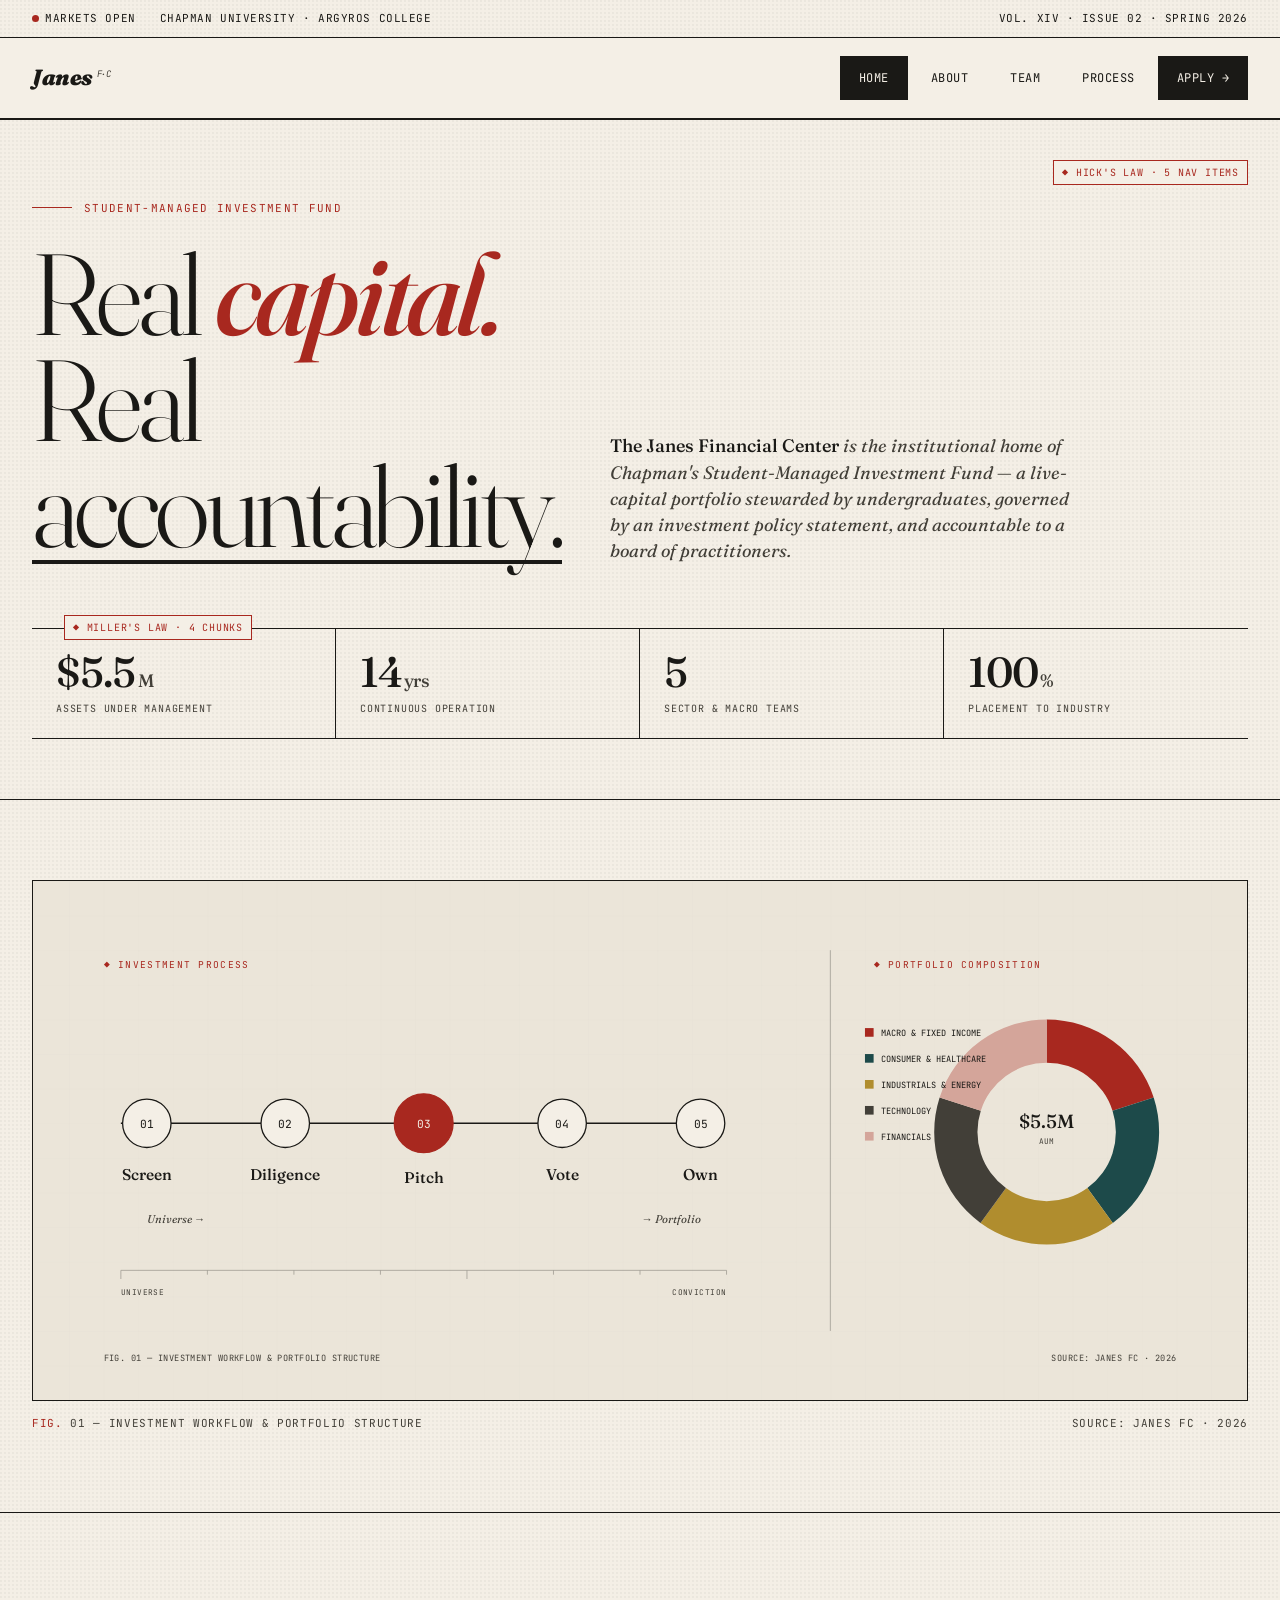
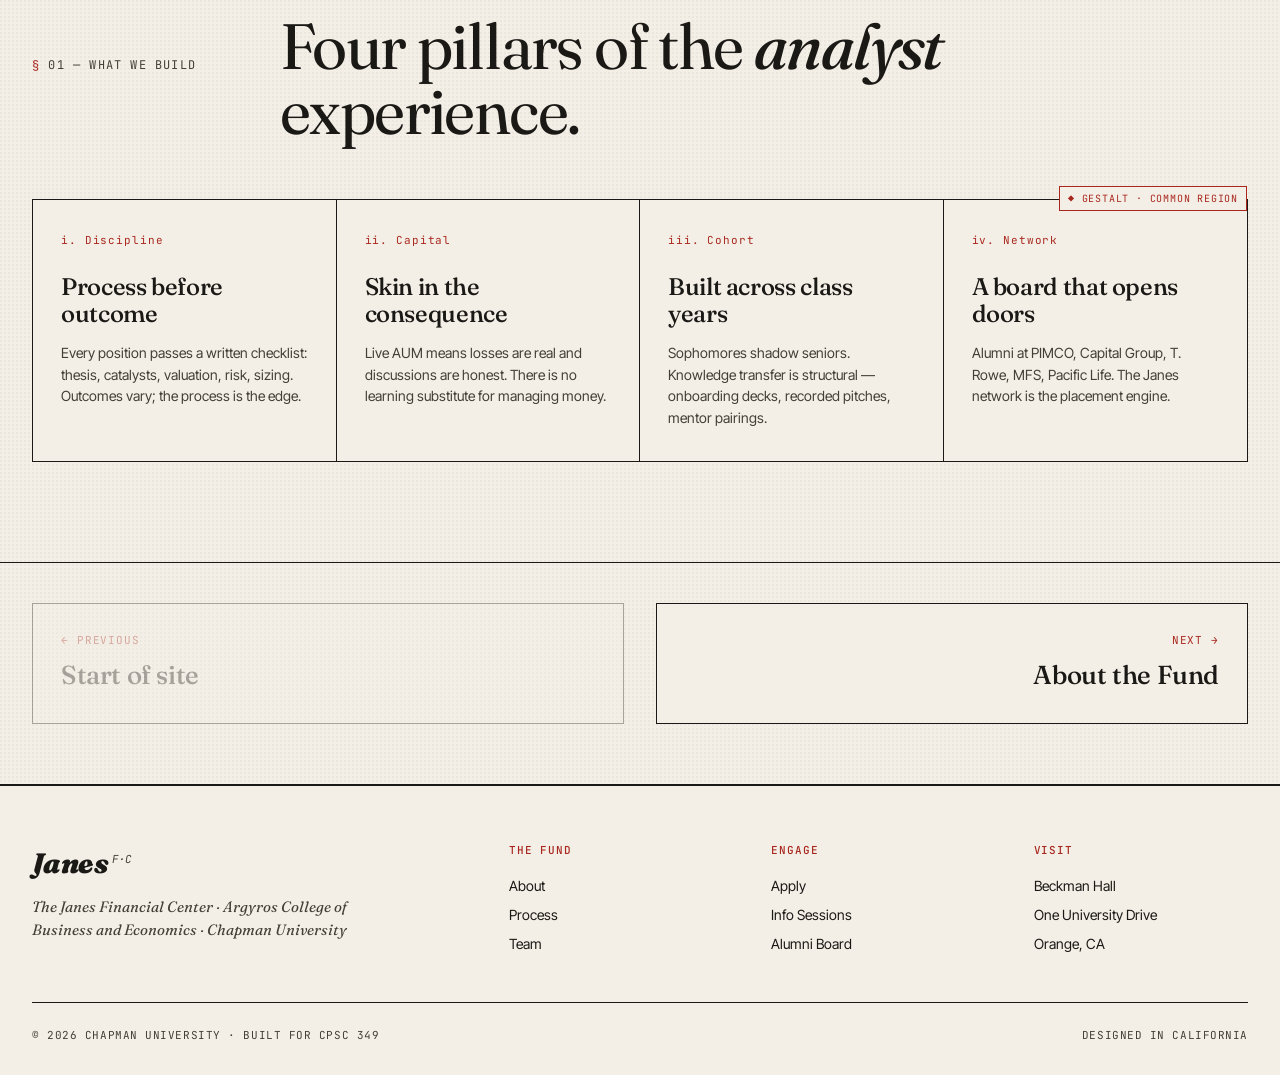
<file: index.html>
<!DOCTYPE html>
<html lang="en">
<head>
<meta charset="UTF-8" />
<meta name="viewport" content="width=device-width, initial-scale=1.0" />
<title>Janes Financial Center — Chapman SMIF</title>
<meta name="description" content="The Janes Financial Center is the institutional home of Chapman University's Student-Managed Investment Fund — a $5.5M live-capital portfolio managed by undergraduates.">
<link rel="preconnect" href="https://fonts.googleapis.com">
<link rel="preconnect" href="https://fonts.gstatic.com" crossorigin>
<link href="https://fonts.googleapis.com/css2?family=Fraunces:ital,opsz,wght@0,9..144,300;0,9..144,500;0,9..144,700;0,9..144,900;1,9..144,500&family=JetBrains+Mono:wght@400;500&family=Inter+Tight:wght@300;400;500;600&display=swap" rel="stylesheet">
<link rel="stylesheet" href="styles.css">
</head>
<body>

<!-- TOP RAIL -->
<div class="rail">
  <div class="rail-left">
    <span><span class="rail-pulse"></span>MARKETS OPEN</span>
    <span>Chapman University · Argyros College</span>
  </div>
  <div>Vol. XIV · Issue 02 · Spring 2026</div>
</div>

<!-- NAV (5 links: Hick's Law) -->
<nav>
  <div class="brand"><a href="index.html">Janes<sup>F·C</sup></a></div>
  <ul class="nav-links">
    <li><a href="index.html" class="active">Home</a></li>
    <li><a href="about.html">About</a></li>
    <li><a href="team.html">Team</a></li>
    <li><a href="process.html">Process</a></li>
    <li><a href="apply.html" class="nav-cta">Apply →</a></li>
  </ul>
</nav>

<!-- HERO -->
<header class="hero">
  <span class="annotation" style="top: 40px; right: 32px;" title="Hick–Hyman Law: reaction time scales with log of choices. 5 nav items keeps decisions fast.">Hick's Law · 5 nav items</span>

  <div class="hero-grid">
    <div>
      <div class="hero-label">Student-Managed Investment Fund</div>
      <h1>Real <em>capital.</em><br>Real <span class="underline">accountability.</span></h1>
    </div>
    <div class="hero-meta">
      <strong>The Janes Financial Center</strong> is the institutional home of Chapman's Student-Managed Investment Fund — a live-capital portfolio stewarded by undergraduates, governed by an investment policy statement, and accountable to a board of practitioners.
    </div>
  </div>

  <!-- Hero strip: Miller's Law (4 chunks) -->
  <div class="hero-strip">
    <span class="annotation" style="top: -14px; left: 32px;" title="Miller's Law: working memory holds ~4 chunks reliably. Four headline stats — no more — keep the dashboard scannable.">Miller's Law · 4 chunks</span>

    <div class="strip-cell">
      <div class="strip-num">$5.5<span class="small">M</span></div>
      <div class="strip-label">Assets Under Management</div>
    </div>
    <div class="strip-cell">
      <div class="strip-num">14<span class="small">yrs</span></div>
      <div class="strip-label">Continuous Operation</div>
    </div>
    <div class="strip-cell">
      <div class="strip-num">5</div>
      <div class="strip-label">Sector & Macro Teams</div>
    </div>
    <div class="strip-cell">
      <div class="strip-num">100<span class="small">%</span></div>
      <div class="strip-label">Placement to Industry</div>
    </div>
  </div>
</header>

<!-- HERO FIGURE — SVG illustration with alt text -->
<div class="hero-figure" style="padding-top: 80px;">
  <div class="hero-image-wrap" role="img" aria-label="Schematic chart of the Janes fund's investment process: ideas flow left to right through screen, diligence, pitch, vote, and own stages, with a stylized portfolio composition wheel on the right.">
    <svg viewBox="0 0 1400 600" xmlns="http://www.w3.org/2000/svg" aria-hidden="true">
      <!-- background grid -->
      <defs>
        <pattern id="grid" width="40" height="40" patternUnits="userSpaceOnUse">
          <path d="M 40 0 L 0 0 0 40" fill="none" stroke="#1a1916" stroke-width="0.4" opacity="0.08"/>
        </pattern>
        <pattern id="dots" width="20" height="20" patternUnits="userSpaceOnUse">
          <circle cx="2" cy="2" r="1" fill="#1a1916" opacity="0.15"/>
        </pattern>
      </defs>
      <rect width="1400" height="600" fill="#ebe5d9"/>
      <rect width="1400" height="600" fill="url(#grid)"/>

      <!-- LEFT SIDE: PROCESS FLOW -->
      <text x="80" y="100" font-family="JetBrains Mono, monospace" font-size="11" fill="#a8281f" letter-spacing="1.5">◆ INVESTMENT PROCESS</text>

      <!-- horizontal flow line -->
      <line x1="100" y1="280" x2="780" y2="280" stroke="#1a1916" stroke-width="1.5"/>

      <!-- 5 process nodes -->
      <g font-family="Fraunces, serif" fill="#1a1916">
        <!-- node 1 -->
        <circle cx="130" cy="280" r="28" fill="#f4efe6" stroke="#1a1916" stroke-width="1.5"/>
        <text x="130" y="285" text-anchor="middle" font-size="13" font-family="JetBrains Mono, monospace" fill="#1a1916">01</text>
        <text x="130" y="345" text-anchor="middle" font-size="18" font-weight="500">Screen</text>

        <!-- node 2 -->
        <circle cx="290" cy="280" r="28" fill="#f4efe6" stroke="#1a1916" stroke-width="1.5"/>
        <text x="290" y="285" text-anchor="middle" font-size="13" font-family="JetBrains Mono, monospace" fill="#1a1916">02</text>
        <text x="290" y="345" text-anchor="middle" font-size="18" font-weight="500">Diligence</text>

        <!-- node 3 -->
        <circle cx="450" cy="280" r="34" fill="#a8281f" stroke="#a8281f" stroke-width="1.5"/>
        <text x="450" y="286" text-anchor="middle" font-size="13" font-family="JetBrains Mono, monospace" fill="#f4efe6">03</text>
        <text x="450" y="349" text-anchor="middle" font-size="18" font-weight="500">Pitch</text>

        <!-- node 4 -->
        <circle cx="610" cy="280" r="28" fill="#f4efe6" stroke="#1a1916" stroke-width="1.5"/>
        <text x="610" y="285" text-anchor="middle" font-size="13" font-family="JetBrains Mono, monospace" fill="#1a1916">04</text>
        <text x="610" y="345" text-anchor="middle" font-size="18" font-weight="500">Vote</text>

        <!-- node 5 -->
        <circle cx="770" cy="280" r="28" fill="#f4efe6" stroke="#1a1916" stroke-width="1.5"/>
        <text x="770" y="285" text-anchor="middle" font-size="13" font-family="JetBrains Mono, monospace" fill="#1a1916">05</text>
        <text x="770" y="345" text-anchor="middle" font-size="18" font-weight="500">Own</text>
      </g>

      <!-- italic supporting text -->
      <text x="130" y="395" font-family="Fraunces, serif" font-style="italic" font-size="13" fill="#423f38">Universe →</text>
      <text x="770" y="395" text-anchor="end" font-family="Fraunces, serif" font-style="italic" font-size="13" fill="#423f38">→ Portfolio</text>

      <!-- decorative tick marks under the flow -->
      <g stroke="#1a1916" stroke-width="0.8" opacity="0.4">
        <line x1="100" y1="450" x2="100" y2="460"/>
        <line x1="200" y1="450" x2="200" y2="455"/>
        <line x1="300" y1="450" x2="300" y2="455"/>
        <line x1="400" y1="450" x2="400" y2="455"/>
        <line x1="500" y1="450" x2="500" y2="460"/>
        <line x1="600" y1="450" x2="600" y2="455"/>
        <line x1="700" y1="450" x2="700" y2="455"/>
        <line x1="800" y1="450" x2="800" y2="455"/>
        <line x1="100" y1="450" x2="800" y2="450"/>
      </g>
      <text x="100" y="478" font-family="JetBrains Mono, monospace" font-size="9" fill="#423f38" letter-spacing="0.5">UNIVERSE</text>
      <text x="800" y="478" text-anchor="end" font-family="JetBrains Mono, monospace" font-size="9" fill="#423f38" letter-spacing="0.5">CONVICTION</text>

      <!-- divider -->
      <line x1="920" y1="80" x2="920" y2="520" stroke="#1a1916" stroke-width="0.8" opacity="0.4"/>

      <!-- RIGHT SIDE: portfolio composition wheel -->
      <text x="970" y="100" font-family="JetBrains Mono, monospace" font-size="11" fill="#a8281f" letter-spacing="1.5">◆ PORTFOLIO COMPOSITION</text>

      <!-- donut chart segments -->
      <g transform="translate(1170, 290)">
        <!-- Macro & Fixed Income -->
        <path d="M 0,-130 A 130,130 0 0,1 123.7,-39.85 L 76.13,-24.53 A 80,80 0 0,0 0,-80 Z" fill="#a8281f"/>
        <!-- Consumer & Healthcare -->
        <path d="M 123.7,-39.85 A 130,130 0 0,1 76.45,105.21 L 47.05,64.74 A 80,80 0 0,0 76.13,-24.53 Z" fill="#1d4a4a"/>
        <!-- Industrials & Energy -->
        <path d="M 76.45,105.21 A 130,130 0 0,1 -76.45,105.21 L -47.05,64.74 A 80,80 0 0,0 47.05,64.74 Z" fill="#b08d2e"/>
        <!-- Technology -->
        <path d="M -76.45,105.21 A 130,130 0 0,1 -123.7,-39.85 L -76.13,-24.53 A 80,80 0 0,0 -47.05,64.74 Z" fill="#423f38"/>
        <!-- Financials -->
        <path d="M -123.7,-39.85 A 130,130 0 0,1 0,-130 L 0,-80 A 80,80 0 0,0 -76.13,-24.53 Z" fill="#d4a59a"/>

        <!-- center label -->
        <text text-anchor="middle" y="-4" font-family="Fraunces, serif" font-weight="500" font-size="22" fill="#1a1916">$5.5M</text>
        <text text-anchor="middle" y="14" font-family="JetBrains Mono, monospace" font-size="9" fill="#423f38" letter-spacing="0.5">AUM</text>
      </g>

      <!-- legend -->
      <g font-family="JetBrains Mono, monospace" font-size="10" fill="#1a1916">
        <rect x="960" y="170" width="10" height="10" fill="#a8281f"/>
        <text x="978" y="179">MACRO & FIXED INCOME</text>
        <rect x="960" y="200" width="10" height="10" fill="#1d4a4a"/>
        <text x="978" y="209">CONSUMER & HEALTHCARE</text>
        <rect x="960" y="230" width="10" height="10" fill="#b08d2e"/>
        <text x="978" y="239">INDUSTRIALS & ENERGY</text>
        <rect x="960" y="260" width="10" height="10" fill="#423f38"/>
        <text x="978" y="269">TECHNOLOGY</text>
        <rect x="960" y="290" width="10" height="10" fill="#d4a59a"/>
        <text x="978" y="299">FINANCIALS</text>
      </g>

      <!-- footer mono text -->
      <text x="80" y="555" font-family="JetBrains Mono, monospace" font-size="10" fill="#423f38" letter-spacing="0.5">FIG. 01 — INVESTMENT WORKFLOW & PORTFOLIO STRUCTURE</text>
      <text x="1320" y="555" text-anchor="end" font-family="JetBrains Mono, monospace" font-size="10" fill="#423f38" letter-spacing="0.5">SOURCE: JANES FC · 2026</text>
    </svg>
  </div>
  <div class="figure-caption">
    <span>01 — Investment workflow & portfolio structure</span>
    <span>Source: Janes FC · 2026</span>
  </div>
</div>

<!-- PILLARS — Gestalt common region, Miller chunking -->
<section id="pillars">
  <div class="section-header">
    <div class="section-num">01 — What we build</div>
    <h2>Four pillars of the <em>analyst</em> experience.</h2>
  </div>

  <div class="pillars">
    <span class="annotation" style="top: -14px; right: 0;" title="Gestalt: common region. A single bounding box plus uniform spacing tells the eye these four pillars are peers.">Gestalt · common region</span>

    <div class="pillar">
      <div class="pillar-num">i. Discipline</div>
      <div class="pillar-title">Process before outcome</div>
      <div class="pillar-body">Every position passes a written checklist: thesis, catalysts, valuation, risk, sizing. Outcomes vary; the process is the edge.</div>
    </div>
    <div class="pillar">
      <div class="pillar-num">ii. Capital</div>
      <div class="pillar-title">Skin in the consequence</div>
      <div class="pillar-body">Live AUM means losses are real and discussions are honest. There is no learning substitute for managing money.</div>
    </div>
    <div class="pillar">
      <div class="pillar-num">iii. Cohort</div>
      <div class="pillar-title">Built across class years</div>
      <div class="pillar-body">Sophomores shadow seniors. Knowledge transfer is structural — onboarding decks, recorded pitches, mentor pairings.</div>
    </div>
    <div class="pillar">
      <div class="pillar-num">iv. Network</div>
      <div class="pillar-title">A board that opens doors</div>
      <div class="pillar-body">Alumni at PIMCO, Capital Group, T. Rowe, MFS, Pacific Life. The Janes network is the placement engine.</div>
    </div>
  </div>
</section>

<!-- PAGE NAVIGATION (explicit forward link) -->
<div class="page-nav">
  <div class="page-nav-link disabled">
    <div class="page-nav-label">← Previous</div>
    <div class="page-nav-title">Start of site</div>
  </div>
  <a href="about.html" class="page-nav-link next">
    <div class="page-nav-label">Next →</div>
    <div class="page-nav-title">About the Fund</div>
  </a>
</div>

<!-- FOOTER -->
<footer>
  <div class="footer-inner">
    <div>
      <div class="footer-mark">Janes<sup style="font-size: 11px; font-family: 'JetBrains Mono', monospace; font-weight: 400; vertical-align: super; margin-left: 4px; color: var(--ink-soft);">F·C</sup></div>
      <div class="footer-tag">The Janes Financial Center · Argyros College of Business and Economics · Chapman University</div>
    </div>
    <div class="footer-col">
      <h4>The Fund</h4>
      <a href="about.html">About</a>
      <a href="process.html">Process</a>
      <a href="team.html">Team</a>
    </div>
    <div class="footer-col">
      <h4>Engage</h4>
      <a href="apply.html">Apply</a>
      <a href="apply.html">Info Sessions</a>
      <a href="team.html">Alumni Board</a>
    </div>
    <div class="footer-col">
      <h4>Visit</h4>
      <a href="#">Beckman Hall</a>
      <a href="#">One University Drive</a>
      <a href="#">Orange, CA</a>
    </div>
  </div>
  <div class="footer-base">
    <div>© 2026 Chapman University · Built for CPSC 349</div>
    <div>Designed in California</div>
  </div>
</footer>

</body>
</html>
</file>
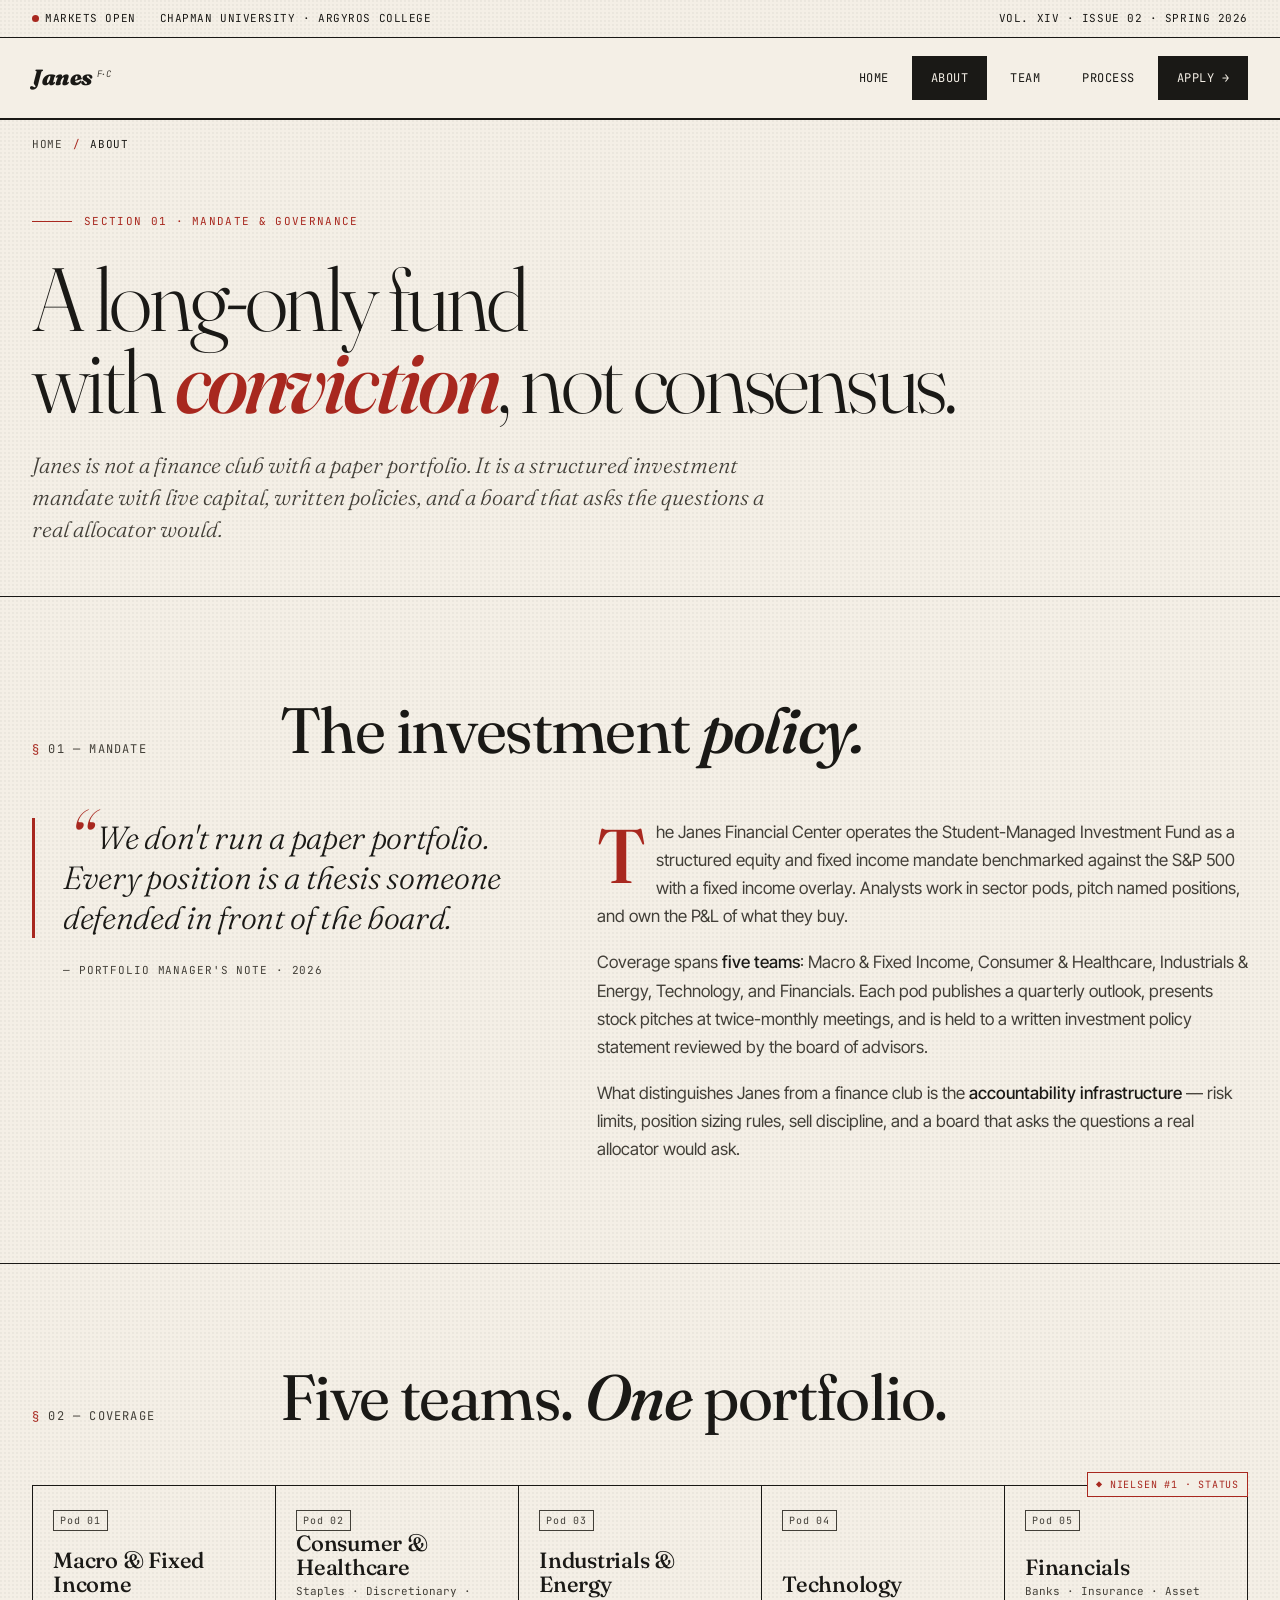
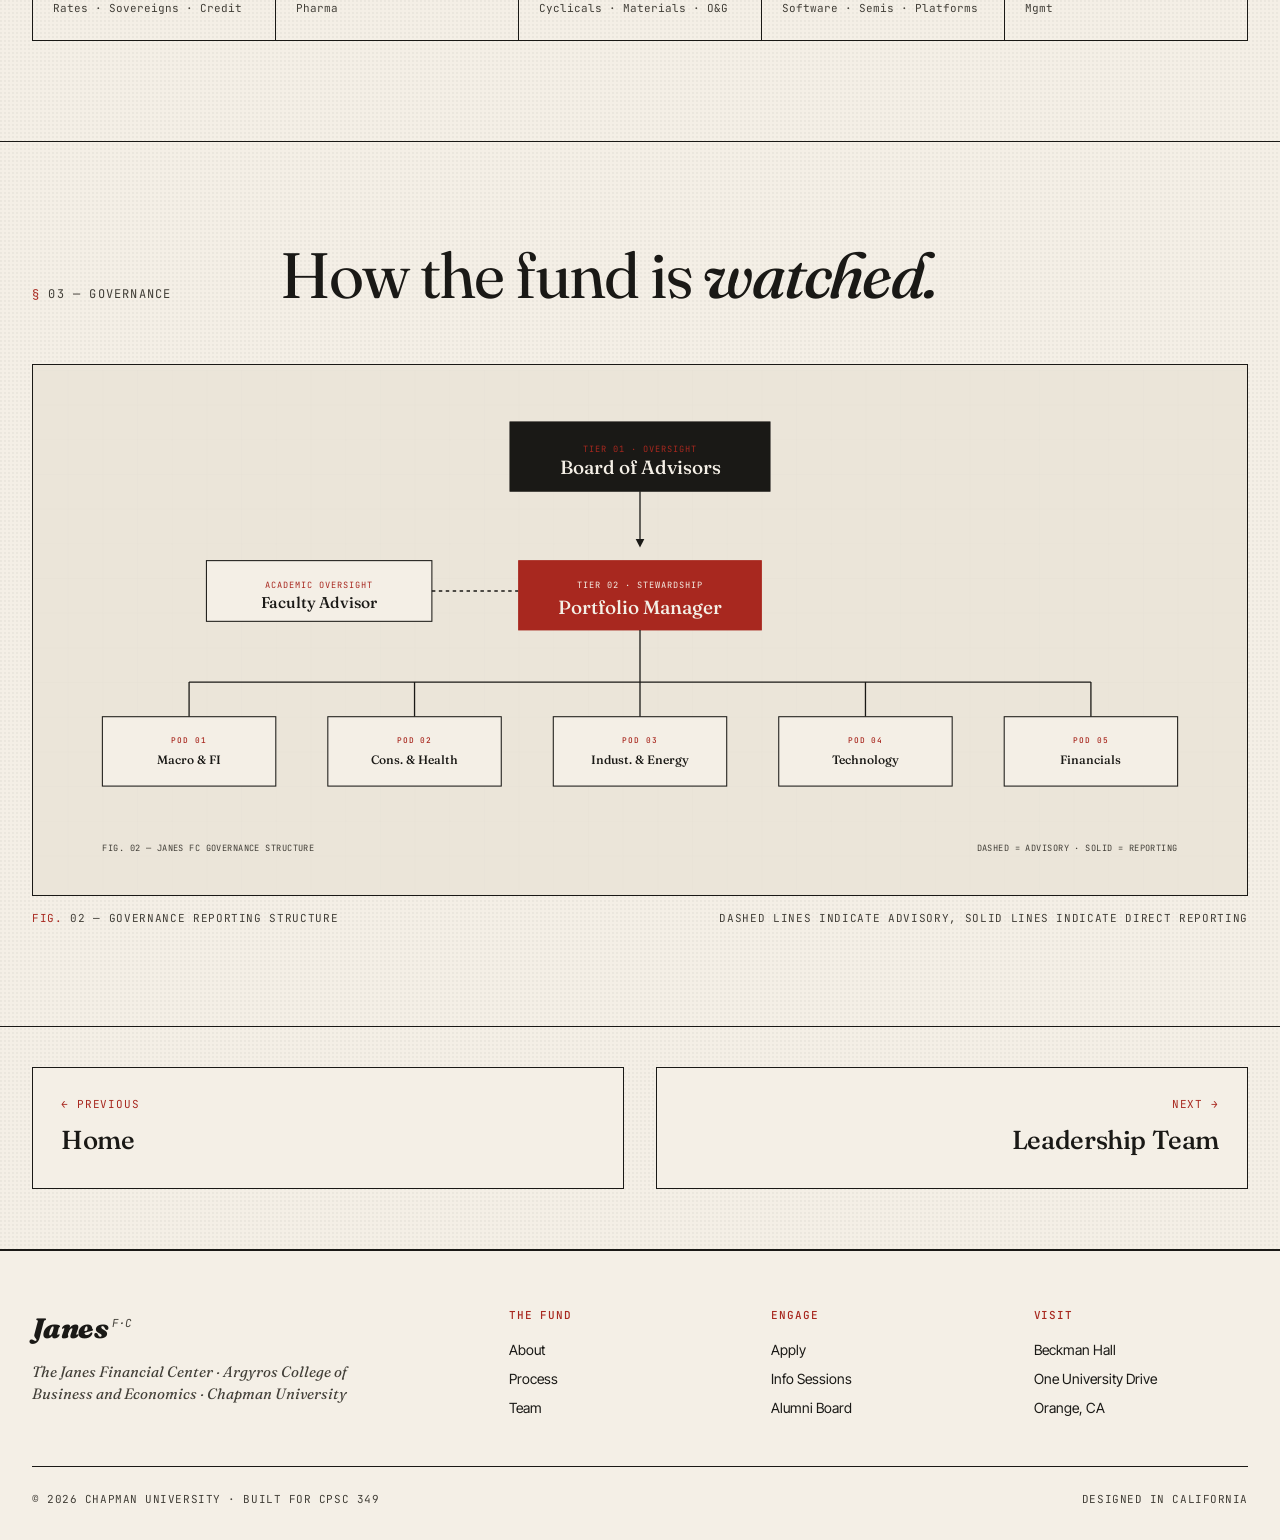
<file: about.html>
<!DOCTYPE html>
<html lang="en">
<head>
<meta charset="UTF-8" />
<meta name="viewport" content="width=device-width, initial-scale=1.0" />
<title>About — Janes Financial Center</title>
<meta name="description" content="The mandate, governance, and coverage of Chapman University's Student-Managed Investment Fund.">
<link rel="preconnect" href="https://fonts.googleapis.com">
<link rel="preconnect" href="https://fonts.gstatic.com" crossorigin>
<link href="https://fonts.googleapis.com/css2?family=Fraunces:ital,opsz,wght@0,9..144,300;0,9..144,500;0,9..144,700;0,9..144,900;1,9..144,500&family=JetBrains+Mono:wght@400;500&family=Inter+Tight:wght@300;400;500;600&display=swap" rel="stylesheet">
<link rel="stylesheet" href="styles.css">
</head>
<body>

<div class="rail">
  <div class="rail-left">
    <span><span class="rail-pulse"></span>MARKETS OPEN</span>
    <span>Chapman University · Argyros College</span>
  </div>
  <div>Vol. XIV · Issue 02 · Spring 2026</div>
</div>

<nav>
  <div class="brand"><a href="index.html">Janes<sup>F·C</sup></a></div>
  <ul class="nav-links">
    <li><a href="index.html">Home</a></li>
    <li><a href="about.html" class="active">About</a></li>
    <li><a href="team.html">Team</a></li>
    <li><a href="process.html">Process</a></li>
    <li><a href="apply.html" class="nav-cta">Apply →</a></li>
  </ul>
</nav>

<!-- BREADCRUMB — Nielsen #3 user control, helps user know where they are -->
<div class="breadcrumb">
  <a href="index.html">Home</a>
  <span class="breadcrumb-sep">/</span>
  <span class="breadcrumb-current">About</span>
</div>

<!-- PAGE TITLE -->
<header class="page-title">
  <div class="hero-label">Section 01 · Mandate & Governance</div>
  <h1>A long-only fund<br>with <em>conviction</em>, not consensus.</h1>
  <p class="lede">Janes is not a finance club with a paper portfolio. It is a structured investment mandate with live capital, written policies, and a board that asks the questions a real allocator would.</p>
</header>

<!-- MANDATE — editorial layout -->
<section>
  <div class="section-header">
    <div class="section-num">01 — Mandate</div>
    <h2>The investment <em>policy.</em></h2>
  </div>

  <div class="prose-grid">
    <div>
      <div class="pull-quote">
        We don't run a paper portfolio. Every position is a thesis someone defended in front of the board.
      </div>
      <div class="pull-attr">— Portfolio Manager's Note · 2026</div>
    </div>

    <div class="body-text">
      <p class="dropcap">The Janes Financial Center operates the Student-Managed Investment Fund as a structured equity and fixed income mandate benchmarked against the S&P 500 with a fixed income overlay. Analysts work in sector pods, pitch named positions, and own the P&L of what they buy.</p>
      <p>Coverage spans <strong>five teams</strong>: Macro & Fixed Income, Consumer & Healthcare, Industrials & Energy, Technology, and Financials. Each pod publishes a quarterly outlook, presents stock pitches at twice-monthly meetings, and is held to a written investment policy statement reviewed by the board of advisors.</p>
      <p>What distinguishes Janes from a finance club is the <strong>accountability infrastructure</strong> — risk limits, position sizing rules, sell discipline, and a board that asks the questions a real allocator would ask.</p>
    </div>
  </div>
</section>

<!-- COVERAGE -->
<section>
  <div class="section-header">
    <div class="section-num">02 — Coverage</div>
    <h2>Five teams. <em>One</em> portfolio.</h2>
  </div>

  <div class="coverage-grid">
    <span class="annotation" style="top: -14px; right: 0;" title="Nielsen #1: Visibility of system status. Hover reveals each pod's focus instantly.">Nielsen #1 · status</span>

    <div class="coverage-cell">
      <span class="coverage-tag">Pod 01</span>
      <div>
        <div class="coverage-name">Macro & Fixed Income</div>
        <div class="coverage-sub">Rates · Sovereigns · Credit</div>
      </div>
    </div>
    <div class="coverage-cell">
      <span class="coverage-tag">Pod 02</span>
      <div>
        <div class="coverage-name">Consumer & Healthcare</div>
        <div class="coverage-sub">Staples · Discretionary · Pharma</div>
      </div>
    </div>
    <div class="coverage-cell">
      <span class="coverage-tag">Pod 03</span>
      <div>
        <div class="coverage-name">Industrials & Energy</div>
        <div class="coverage-sub">Cyclicals · Materials · O&G</div>
      </div>
    </div>
    <div class="coverage-cell">
      <span class="coverage-tag">Pod 04</span>
      <div>
        <div class="coverage-name">Technology</div>
        <div class="coverage-sub">Software · Semis · Platforms</div>
      </div>
    </div>
    <div class="coverage-cell">
      <span class="coverage-tag">Pod 05</span>
      <div>
        <div class="coverage-name">Financials</div>
        <div class="coverage-sub">Banks · Insurance · Asset Mgmt</div>
      </div>
    </div>
  </div>
</section>

<!-- GOVERNANCE GRAPHIC -->
<section>
  <div class="section-header">
    <div class="section-num">03 — Governance</div>
    <h2>How the fund is <em>watched.</em></h2>
  </div>

  <div class="hero-image-wrap" style="aspect-ratio: 16 / 7;" role="img" aria-label="Governance diagram showing reporting relationships: the board of advisors oversees the portfolio manager, who oversees five sector pods, with faculty advisor providing independent academic oversight.">
    <svg viewBox="0 0 1400 600" xmlns="http://www.w3.org/2000/svg" aria-hidden="true">
      <defs>
        <pattern id="grid2" width="40" height="40" patternUnits="userSpaceOnUse">
          <path d="M 40 0 L 0 0 0 40" fill="none" stroke="#1a1916" stroke-width="0.4" opacity="0.08"/>
        </pattern>
      </defs>
      <rect width="1400" height="600" fill="#ebe5d9"/>
      <rect width="1400" height="600" fill="url(#grid2)"/>

      <!-- Top: Board of Advisors -->
      <rect x="550" y="60" width="300" height="80" fill="#1a1916" stroke="#1a1916"/>
      <text x="700" y="95" text-anchor="middle" font-family="JetBrains Mono, monospace" font-size="10" fill="#a8281f" letter-spacing="1.2">TIER 01 · OVERSIGHT</text>
      <text x="700" y="120" text-anchor="middle" font-family="Fraunces, serif" font-weight="500" font-size="22" fill="#f4efe6">Board of Advisors</text>

      <!-- arrow down -->
      <line x1="700" y1="140" x2="700" y2="200" stroke="#1a1916" stroke-width="1.5"/>
      <polygon points="695,195 705,195 700,205" fill="#1a1916"/>

      <!-- Faculty Advisor side -->
      <rect x="200" y="220" width="260" height="70" fill="#f4efe6" stroke="#1a1916" stroke-width="1.2"/>
      <text x="330" y="252" text-anchor="middle" font-family="JetBrains Mono, monospace" font-size="10" fill="#a8281f" letter-spacing="1.2">ACADEMIC OVERSIGHT</text>
      <text x="330" y="275" text-anchor="middle" font-family="Fraunces, serif" font-weight="500" font-size="18" fill="#1a1916">Faculty Advisor</text>
      <line x1="460" y1="255" x2="560" y2="255" stroke="#1a1916" stroke-width="1.5" stroke-dasharray="4,4"/>

      <!-- Middle: Portfolio Manager -->
      <rect x="560" y="220" width="280" height="80" fill="#a8281f" stroke="#a8281f"/>
      <text x="700" y="252" text-anchor="middle" font-family="JetBrains Mono, monospace" font-size="10" fill="#f4efe6" letter-spacing="1.2">TIER 02 · STEWARDSHIP</text>
      <text x="700" y="282" text-anchor="middle" font-family="Fraunces, serif" font-weight="500" font-size="22" fill="#f4efe6">Portfolio Manager</text>

      <!-- arrow down from PM -->
      <line x1="700" y1="300" x2="700" y2="360" stroke="#1a1916" stroke-width="1.5"/>

      <!-- 5 pod lines fanning out -->
      <line x1="700" y1="360" x2="180" y2="360" stroke="#1a1916" stroke-width="1.5"/>
      <line x1="700" y1="360" x2="1220" y2="360" stroke="#1a1916" stroke-width="1.5"/>

      <!-- 5 pods at bottom -->
      <g font-family="Fraunces, serif" font-weight="500" font-size="14" fill="#1a1916">
        <g>
          <line x1="180" y1="360" x2="180" y2="400" stroke="#1a1916" stroke-width="1.5"/>
          <rect x="80" y="400" width="200" height="80" fill="#f4efe6" stroke="#1a1916" stroke-width="1.2"/>
          <text x="180" y="430" text-anchor="middle" font-family="JetBrains Mono, monospace" font-size="9" fill="#a8281f" letter-spacing="1">POD 01</text>
          <text x="180" y="455" text-anchor="middle">Macro & FI</text>
        </g>
        <g>
          <line x1="440" y1="360" x2="440" y2="400" stroke="#1a1916" stroke-width="1.5"/>
          <rect x="340" y="400" width="200" height="80" fill="#f4efe6" stroke="#1a1916" stroke-width="1.2"/>
          <text x="440" y="430" text-anchor="middle" font-family="JetBrains Mono, monospace" font-size="9" fill="#a8281f" letter-spacing="1">POD 02</text>
          <text x="440" y="455" text-anchor="middle">Cons. & Health</text>
        </g>
        <g>
          <line x1="700" y1="360" x2="700" y2="400" stroke="#1a1916" stroke-width="1.5"/>
          <rect x="600" y="400" width="200" height="80" fill="#f4efe6" stroke="#1a1916" stroke-width="1.2"/>
          <text x="700" y="430" text-anchor="middle" font-family="JetBrains Mono, monospace" font-size="9" fill="#a8281f" letter-spacing="1">POD 03</text>
          <text x="700" y="455" text-anchor="middle">Indust. & Energy</text>
        </g>
        <g>
          <line x1="960" y1="360" x2="960" y2="400" stroke="#1a1916" stroke-width="1.5"/>
          <rect x="860" y="400" width="200" height="80" fill="#f4efe6" stroke="#1a1916" stroke-width="1.2"/>
          <text x="960" y="430" text-anchor="middle" font-family="JetBrains Mono, monospace" font-size="9" fill="#a8281f" letter-spacing="1">POD 04</text>
          <text x="960" y="455" text-anchor="middle">Technology</text>
        </g>
        <g>
          <line x1="1220" y1="360" x2="1220" y2="400" stroke="#1a1916" stroke-width="1.5"/>
          <rect x="1120" y="400" width="200" height="80" fill="#f4efe6" stroke="#1a1916" stroke-width="1.2"/>
          <text x="1220" y="430" text-anchor="middle" font-family="JetBrains Mono, monospace" font-size="9" fill="#a8281f" letter-spacing="1">POD 05</text>
          <text x="1220" y="455" text-anchor="middle">Financials</text>
        </g>
      </g>

      <!-- footer caption -->
      <text x="80" y="555" font-family="JetBrains Mono, monospace" font-size="10" fill="#423f38" letter-spacing="0.5">FIG. 02 — JANES FC GOVERNANCE STRUCTURE</text>
      <text x="1320" y="555" text-anchor="end" font-family="JetBrains Mono, monospace" font-size="10" fill="#423f38" letter-spacing="0.5">DASHED = ADVISORY · SOLID = REPORTING</text>
    </svg>
  </div>
  <div class="figure-caption">
    <span>02 — Governance reporting structure</span>
    <span>Dashed lines indicate advisory, solid lines indicate direct reporting</span>
  </div>
</section>

<!-- PAGE NAVIGATION -->
<div class="page-nav">
  <a href="index.html" class="page-nav-link">
    <div class="page-nav-label">← Previous</div>
    <div class="page-nav-title">Home</div>
  </a>
  <a href="team.html" class="page-nav-link next">
    <div class="page-nav-label">Next →</div>
    <div class="page-nav-title">Leadership Team</div>
  </a>
</div>

<footer>
  <div class="footer-inner">
    <div>
      <div class="footer-mark">Janes<sup style="font-size: 11px; font-family: 'JetBrains Mono', monospace; font-weight: 400; vertical-align: super; margin-left: 4px; color: var(--ink-soft);">F·C</sup></div>
      <div class="footer-tag">The Janes Financial Center · Argyros College of Business and Economics · Chapman University</div>
    </div>
    <div class="footer-col">
      <h4>The Fund</h4>
      <a href="about.html">About</a>
      <a href="process.html">Process</a>
      <a href="team.html">Team</a>
    </div>
    <div class="footer-col">
      <h4>Engage</h4>
      <a href="apply.html">Apply</a>
      <a href="apply.html">Info Sessions</a>
      <a href="team.html">Alumni Board</a>
    </div>
    <div class="footer-col">
      <h4>Visit</h4>
      <a href="#">Beckman Hall</a>
      <a href="#">One University Drive</a>
      <a href="#">Orange, CA</a>
    </div>
  </div>
  <div class="footer-base">
    <div>© 2026 Chapman University · Built for CPSC 349</div>
    <div>Designed in California</div>
  </div>
</footer>

</body>
</html>
</file>
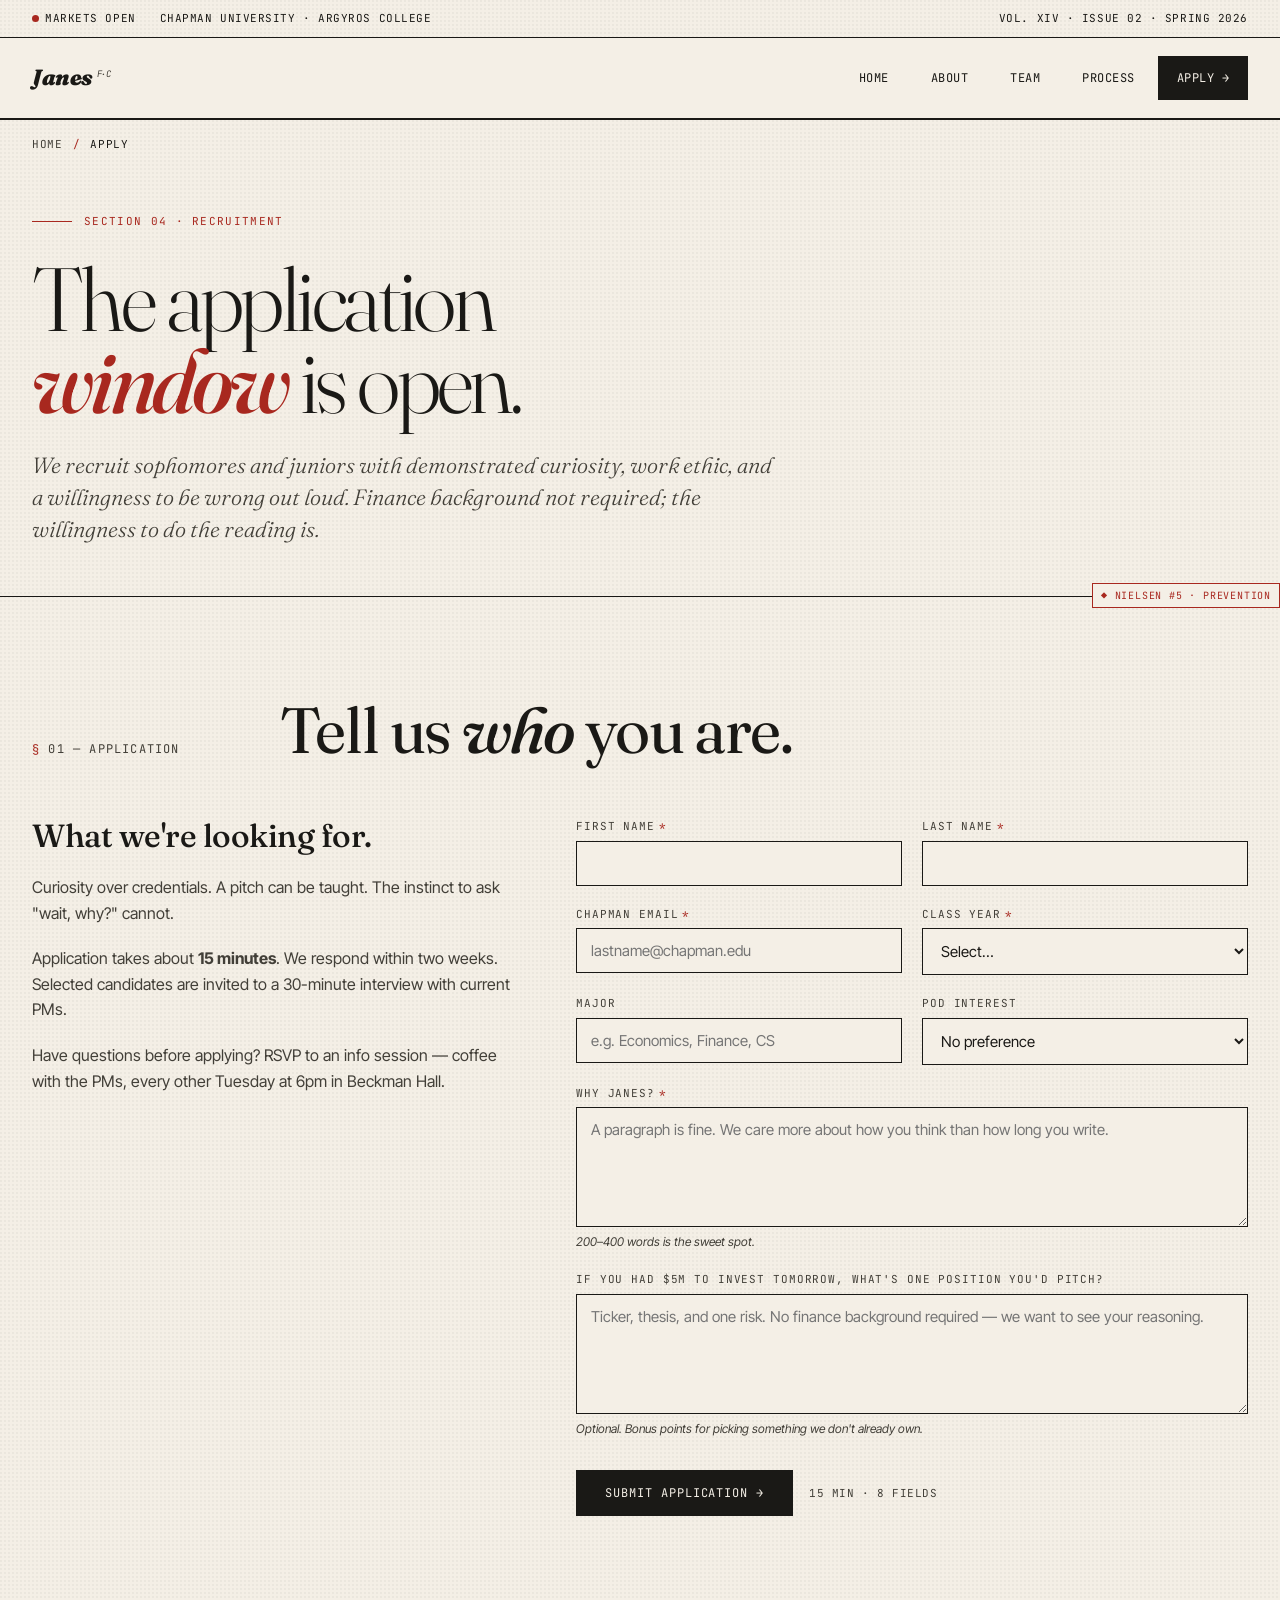
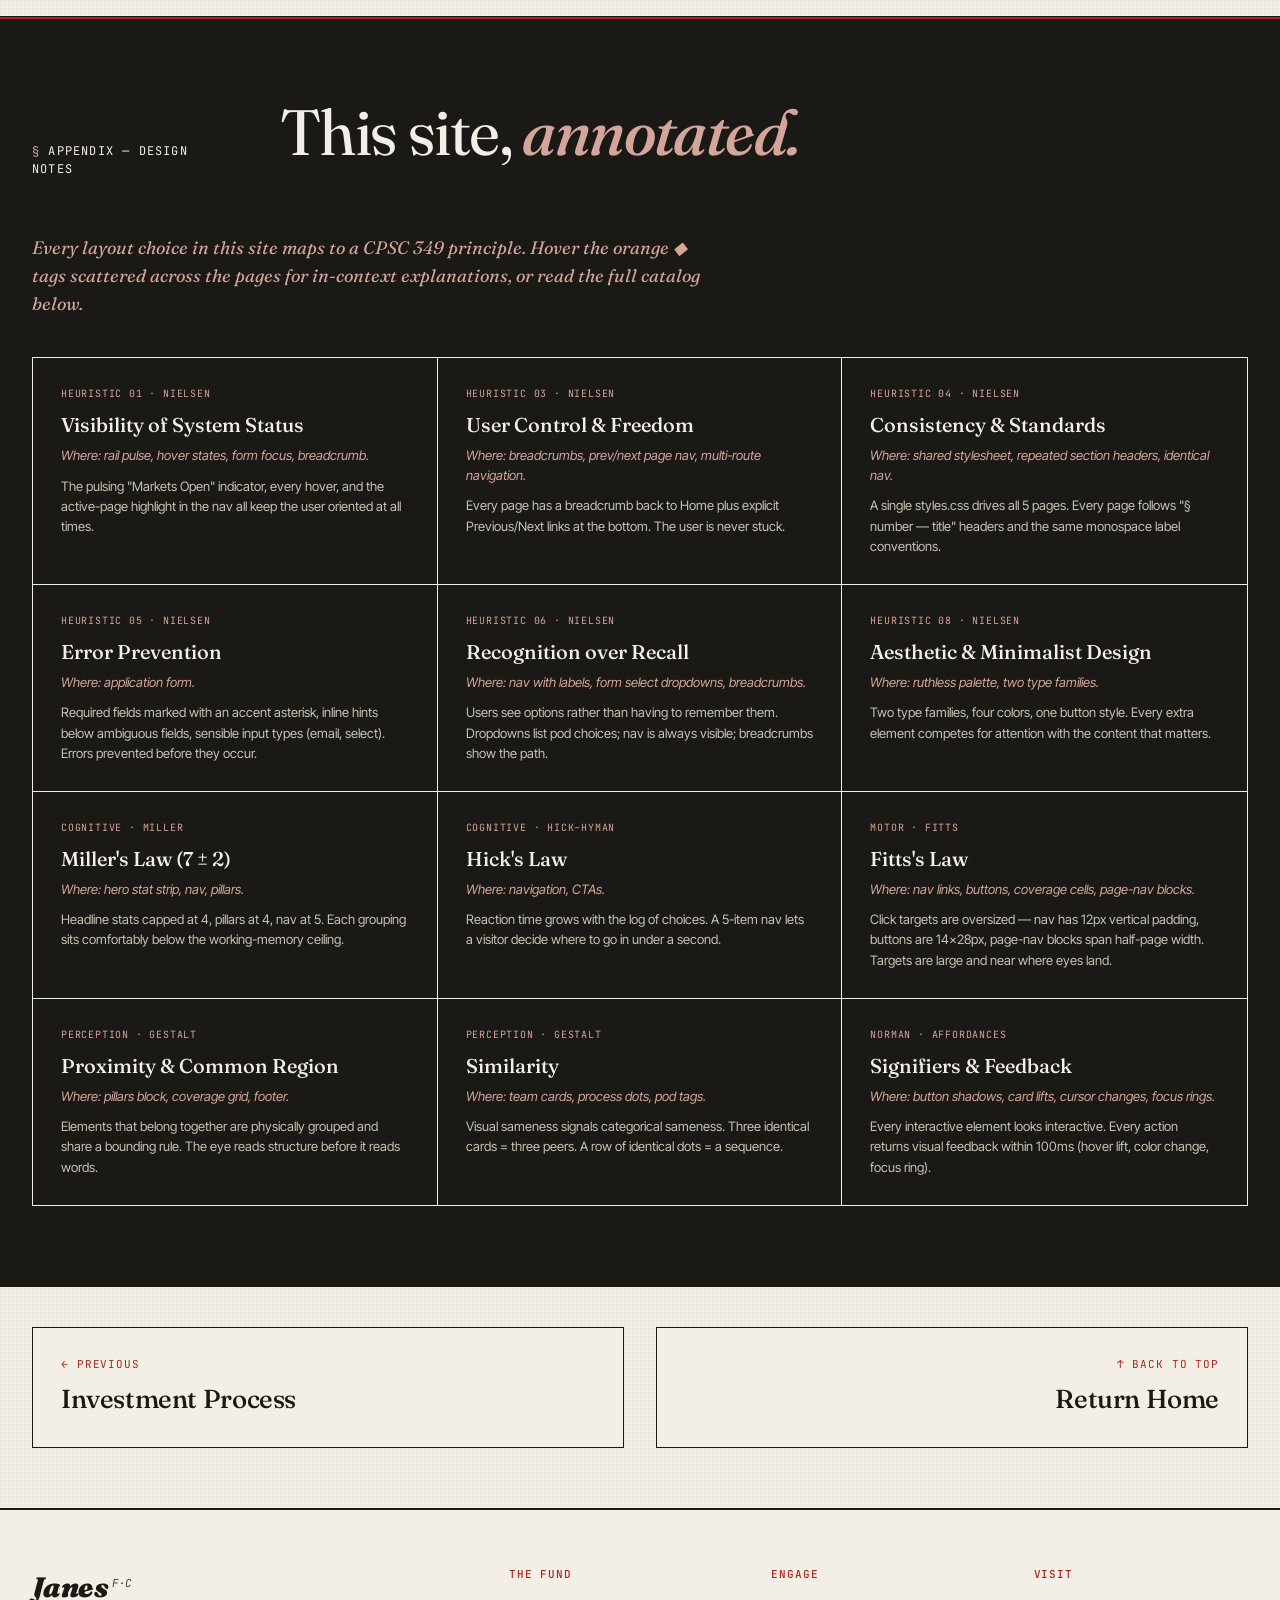
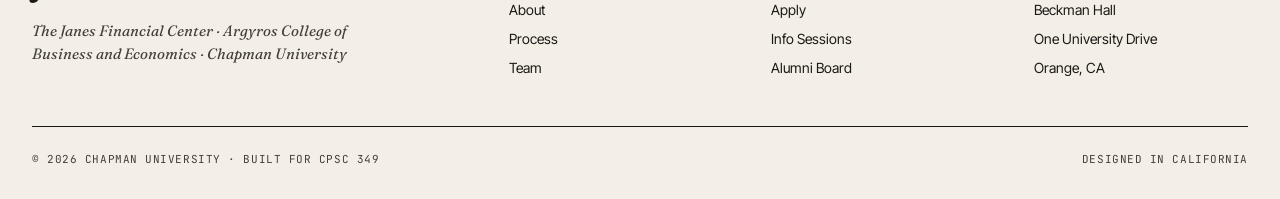
<file: apply.html>
<!DOCTYPE html>
<html lang="en">
<head>
<meta charset="UTF-8" />
<meta name="viewport" content="width=device-width, initial-scale=1.0" />
<title>Apply — Janes Financial Center</title>
<meta name="description" content="Apply to the Janes Financial Center's 2026 analyst cohort.">
<link rel="preconnect" href="https://fonts.googleapis.com">
<link rel="preconnect" href="https://fonts.gstatic.com" crossorigin>
<link href="https://fonts.googleapis.com/css2?family=Fraunces:ital,opsz,wght@0,9..144,300;0,9..144,500;0,9..144,700;0,9..144,900;1,9..144,500&family=JetBrains+Mono:wght@400;500&family=Inter+Tight:wght@300;400;500;600&display=swap" rel="stylesheet">
<link rel="stylesheet" href="styles.css">
</head>
<body>

<div class="rail">
  <div class="rail-left">
    <span><span class="rail-pulse"></span>MARKETS OPEN</span>
    <span>Chapman University · Argyros College</span>
  </div>
  <div>Vol. XIV · Issue 02 · Spring 2026</div>
</div>

<nav>
  <div class="brand"><a href="index.html">Janes<sup>F·C</sup></a></div>
  <ul class="nav-links">
    <li><a href="index.html">Home</a></li>
    <li><a href="about.html">About</a></li>
    <li><a href="team.html">Team</a></li>
    <li><a href="process.html">Process</a></li>
    <li><a href="apply.html" class="nav-cta active">Apply →</a></li>
  </ul>
</nav>

<div class="breadcrumb">
  <a href="index.html">Home</a>
  <span class="breadcrumb-sep">/</span>
  <span class="breadcrumb-current">Apply</span>
</div>

<header class="page-title">
  <div class="hero-label">Section 04 · Recruitment</div>
  <h1>The application<br><em>window</em> is open.</h1>
  <p class="lede">We recruit sophomores and juniors with demonstrated curiosity, work ethic, and a willingness to be wrong out loud. Finance background not required; the willingness to do the reading is.</p>
</header>

<!-- APPLICATION FORM -->
<section>
  <div class="section-header">
    <div class="section-num">01 — Application</div>
    <h2>Tell us <em>who</em> you are.</h2>
  </div>

  <div class="form-wrap">
    <div class="form-side">
      <h3>What we're looking for.</h3>
      <p>
        Curiosity over credentials. A pitch can be taught. The instinct to ask "wait, why?" cannot.
      </p>
      <p style="margin-top: 20px;">
        Application takes about <strong>15 minutes</strong>. We respond within two weeks. Selected candidates are invited to a 30-minute interview with current PMs.
      </p>
      <p style="margin-top: 20px;">
        Have questions before applying? RSVP to an info session — coffee with the PMs, every other Tuesday at 6pm in Beckman Hall.
      </p>
    </div>

    <!-- Form: Nielsen #5 error prevention via clear labels + #1 status via focus states -->
    <form class="form-grid" onsubmit="event.preventDefault(); document.getElementById('form-status').style.display='block'; this.style.opacity='0.5';">
      <span class="annotation" style="top: -14px; right: 0;" title="Nielsen #5: Error prevention. Required-field markers, sensible labels, and inline hints prevent errors before submission.">Nielsen #5 · prevention</span>

      <div class="form-row">
        <div class="field">
          <label for="first">First name<span class="req">*</span></label>
          <input type="text" id="first" name="first" required>
        </div>
        <div class="field">
          <label for="last">Last name<span class="req">*</span></label>
          <input type="text" id="last" name="last" required>
        </div>
      </div>

      <div class="form-row">
        <div class="field">
          <label for="email">Chapman email<span class="req">*</span></label>
          <input type="email" id="email" name="email" required placeholder="lastname@chapman.edu">
        </div>
        <div class="field">
          <label for="year">Class year<span class="req">*</span></label>
          <select id="year" name="year" required>
            <option value="">Select…</option>
            <option>Freshman</option>
            <option>Sophomore</option>
            <option>Junior</option>
            <option>Senior</option>
          </select>
        </div>
      </div>

      <div class="form-row">
        <div class="field">
          <label for="major">Major</label>
          <input type="text" id="major" name="major" placeholder="e.g. Economics, Finance, CS">
        </div>
        <div class="field">
          <label for="pod">Pod interest</label>
          <select id="pod" name="pod">
            <option value="">No preference</option>
            <option>Macro & Fixed Income</option>
            <option>Consumer & Healthcare</option>
            <option>Industrials & Energy</option>
            <option>Technology</option>
            <option>Financials</option>
          </select>
        </div>
      </div>

      <div class="field">
        <label for="why">Why Janes?<span class="req">*</span></label>
        <textarea id="why" name="why" required placeholder="A paragraph is fine. We care more about how you think than how long you write."></textarea>
        <span class="hint">200–400 words is the sweet spot.</span>
      </div>

      <div class="field">
        <label for="pitch">If you had $5M to invest tomorrow, what's one position you'd pitch?</label>
        <textarea id="pitch" name="pitch" placeholder="Ticker, thesis, and one risk. No finance background required — we want to see your reasoning."></textarea>
        <span class="hint">Optional. Bonus points for picking something we don't already own.</span>
      </div>

      <div class="form-submit">
        <button type="submit" class="button button-dark">Submit Application →</button>
        <span style="font-family: 'JetBrains Mono', monospace; font-size: 11px; color: var(--ink-soft); letter-spacing: 0.05em; text-transform: uppercase;">15 min · 8 fields</span>
      </div>

      <!-- Nielsen #1: visibility of system status — submission feedback -->
      <div id="form-status" style="display: none; padding: 20px; border: 1px solid var(--accent); background: var(--paper-dim); margin-top: 8px;">
        <strong style="font-family: 'Fraunces', serif; font-size: 18px; color: var(--accent);">✓ Application received.</strong>
        <p style="font-size: 14px; margin-top: 8px; color: var(--ink-soft);">We'll respond within two weeks. Check your Chapman email.</p>
      </div>
    </form>
  </div>
</section>

<!-- DESIGN NOTES APPENDIX — the CPSC 349 catalog (kept on the last page for self-contained reference) -->
<section class="design-notes" style="max-width: none; padding: 80px 32px;">
  <div class="design-inner">
    <div class="section-header">
      <div class="section-num">Appendix — Design Notes</div>
      <h2>This site, <em>annotated.</em></h2>
    </div>

    <p style="font-family: 'Fraunces', serif; font-style: italic; font-size: 18px; max-width: 680px; color: var(--accent-soft); line-height: 1.55;">
      Every layout choice in this site maps to a CPSC 349 principle. Hover the orange ◆ tags scattered across the pages for in-context explanations, or read the full catalog below.
    </p>

    <div class="principle-grid">
      <div class="principle">
        <div class="principle-tag">Heuristic 01 · Nielsen</div>
        <div class="principle-name">Visibility of System Status</div>
        <div class="principle-where">Where: rail pulse, hover states, form focus, breadcrumb.</div>
        <div class="principle-desc">The pulsing "Markets Open" indicator, every hover, and the active-page highlight in the nav all keep the user oriented at all times.</div>
      </div>
      <div class="principle">
        <div class="principle-tag">Heuristic 03 · Nielsen</div>
        <div class="principle-name">User Control & Freedom</div>
        <div class="principle-where">Where: breadcrumbs, prev/next page nav, multi-route navigation.</div>
        <div class="principle-desc">Every page has a breadcrumb back to Home plus explicit Previous/Next links at the bottom. The user is never stuck.</div>
      </div>
      <div class="principle">
        <div class="principle-tag">Heuristic 04 · Nielsen</div>
        <div class="principle-name">Consistency & Standards</div>
        <div class="principle-where">Where: shared stylesheet, repeated section headers, identical nav.</div>
        <div class="principle-desc">A single styles.css drives all 5 pages. Every page follows "§ number — title" headers and the same monospace label conventions.</div>
      </div>
      <div class="principle">
        <div class="principle-tag">Heuristic 05 · Nielsen</div>
        <div class="principle-name">Error Prevention</div>
        <div class="principle-where">Where: application form.</div>
        <div class="principle-desc">Required fields marked with an accent asterisk, inline hints below ambiguous fields, sensible input types (email, select). Errors prevented before they occur.</div>
      </div>
      <div class="principle">
        <div class="principle-tag">Heuristic 06 · Nielsen</div>
        <div class="principle-name">Recognition over Recall</div>
        <div class="principle-where">Where: nav with labels, form select dropdowns, breadcrumbs.</div>
        <div class="principle-desc">Users see options rather than having to remember them. Dropdowns list pod choices; nav is always visible; breadcrumbs show the path.</div>
      </div>
      <div class="principle">
        <div class="principle-tag">Heuristic 08 · Nielsen</div>
        <div class="principle-name">Aesthetic & Minimalist Design</div>
        <div class="principle-where">Where: ruthless palette, two type families.</div>
        <div class="principle-desc">Two type families, four colors, one button style. Every extra element competes for attention with the content that matters.</div>
      </div>
      <div class="principle">
        <div class="principle-tag">Cognitive · Miller</div>
        <div class="principle-name">Miller's Law (7 ± 2)</div>
        <div class="principle-where">Where: hero stat strip, nav, pillars.</div>
        <div class="principle-desc">Headline stats capped at 4, pillars at 4, nav at 5. Each grouping sits comfortably below the working-memory ceiling.</div>
      </div>
      <div class="principle">
        <div class="principle-tag">Cognitive · Hick–Hyman</div>
        <div class="principle-name">Hick's Law</div>
        <div class="principle-where">Where: navigation, CTAs.</div>
        <div class="principle-desc">Reaction time grows with the log of choices. A 5-item nav lets a visitor decide where to go in under a second.</div>
      </div>
      <div class="principle">
        <div class="principle-tag">Motor · Fitts</div>
        <div class="principle-name">Fitts's Law</div>
        <div class="principle-where">Where: nav links, buttons, coverage cells, page-nav blocks.</div>
        <div class="principle-desc">Click targets are oversized — nav has 12px vertical padding, buttons are 14×28px, page-nav blocks span half-page width. Targets are large and near where eyes land.</div>
      </div>
      <div class="principle">
        <div class="principle-tag">Perception · Gestalt</div>
        <div class="principle-name">Proximity & Common Region</div>
        <div class="principle-where">Where: pillars block, coverage grid, footer.</div>
        <div class="principle-desc">Elements that belong together are physically grouped and share a bounding rule. The eye reads structure before it reads words.</div>
      </div>
      <div class="principle">
        <div class="principle-tag">Perception · Gestalt</div>
        <div class="principle-name">Similarity</div>
        <div class="principle-where">Where: team cards, process dots, pod tags.</div>
        <div class="principle-desc">Visual sameness signals categorical sameness. Three identical cards = three peers. A row of identical dots = a sequence.</div>
      </div>
      <div class="principle">
        <div class="principle-tag">Norman · Affordances</div>
        <div class="principle-name">Signifiers & Feedback</div>
        <div class="principle-where">Where: button shadows, card lifts, cursor changes, focus rings.</div>
        <div class="principle-desc">Every interactive element looks interactive. Every action returns visual feedback within 100ms (hover lift, color change, focus ring).</div>
      </div>
    </div>
  </div>
</section>

<!-- PAGE NAVIGATION -->
<div class="page-nav">
  <a href="process.html" class="page-nav-link">
    <div class="page-nav-label">← Previous</div>
    <div class="page-nav-title">Investment Process</div>
  </a>
  <a href="index.html" class="page-nav-link next">
    <div class="page-nav-label">↑ Back to top</div>
    <div class="page-nav-title">Return Home</div>
  </a>
</div>

<footer>
  <div class="footer-inner">
    <div>
      <div class="footer-mark">Janes<sup style="font-size: 11px; font-family: 'JetBrains Mono', monospace; font-weight: 400; vertical-align: super; margin-left: 4px; color: var(--ink-soft);">F·C</sup></div>
      <div class="footer-tag">The Janes Financial Center · Argyros College of Business and Economics · Chapman University</div>
    </div>
    <div class="footer-col">
      <h4>The Fund</h4>
      <a href="about.html">About</a>
      <a href="process.html">Process</a>
      <a href="team.html">Team</a>
    </div>
    <div class="footer-col">
      <h4>Engage</h4>
      <a href="apply.html">Apply</a>
      <a href="apply.html">Info Sessions</a>
      <a href="team.html">Alumni Board</a>
    </div>
    <div class="footer-col">
      <h4>Visit</h4>
      <a href="#">Beckman Hall</a>
      <a href="#">One University Drive</a>
      <a href="#">Orange, CA</a>
    </div>
  </div>
  <div class="footer-base">
    <div>© 2026 Chapman University · Built for CPSC 349</div>
    <div>Designed in California</div>
  </div>
</footer>

</body>
</html>
</file>
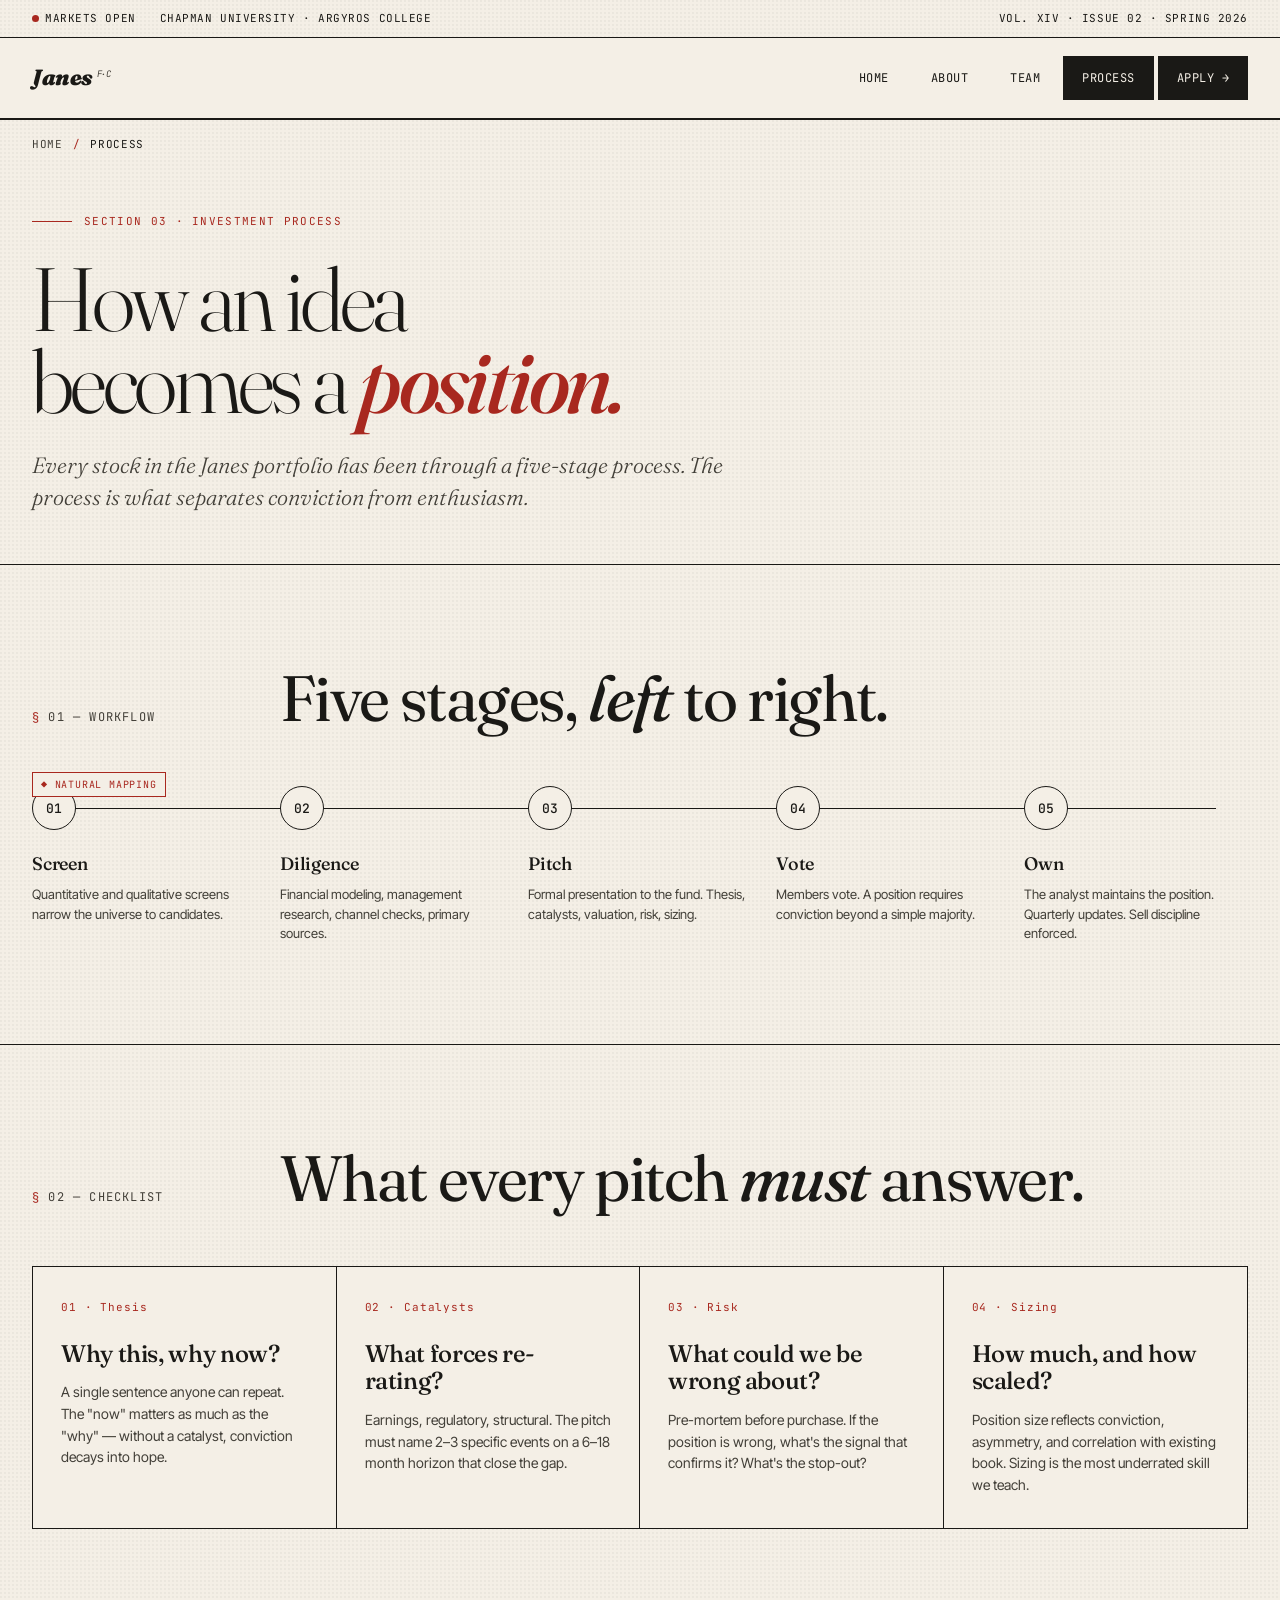
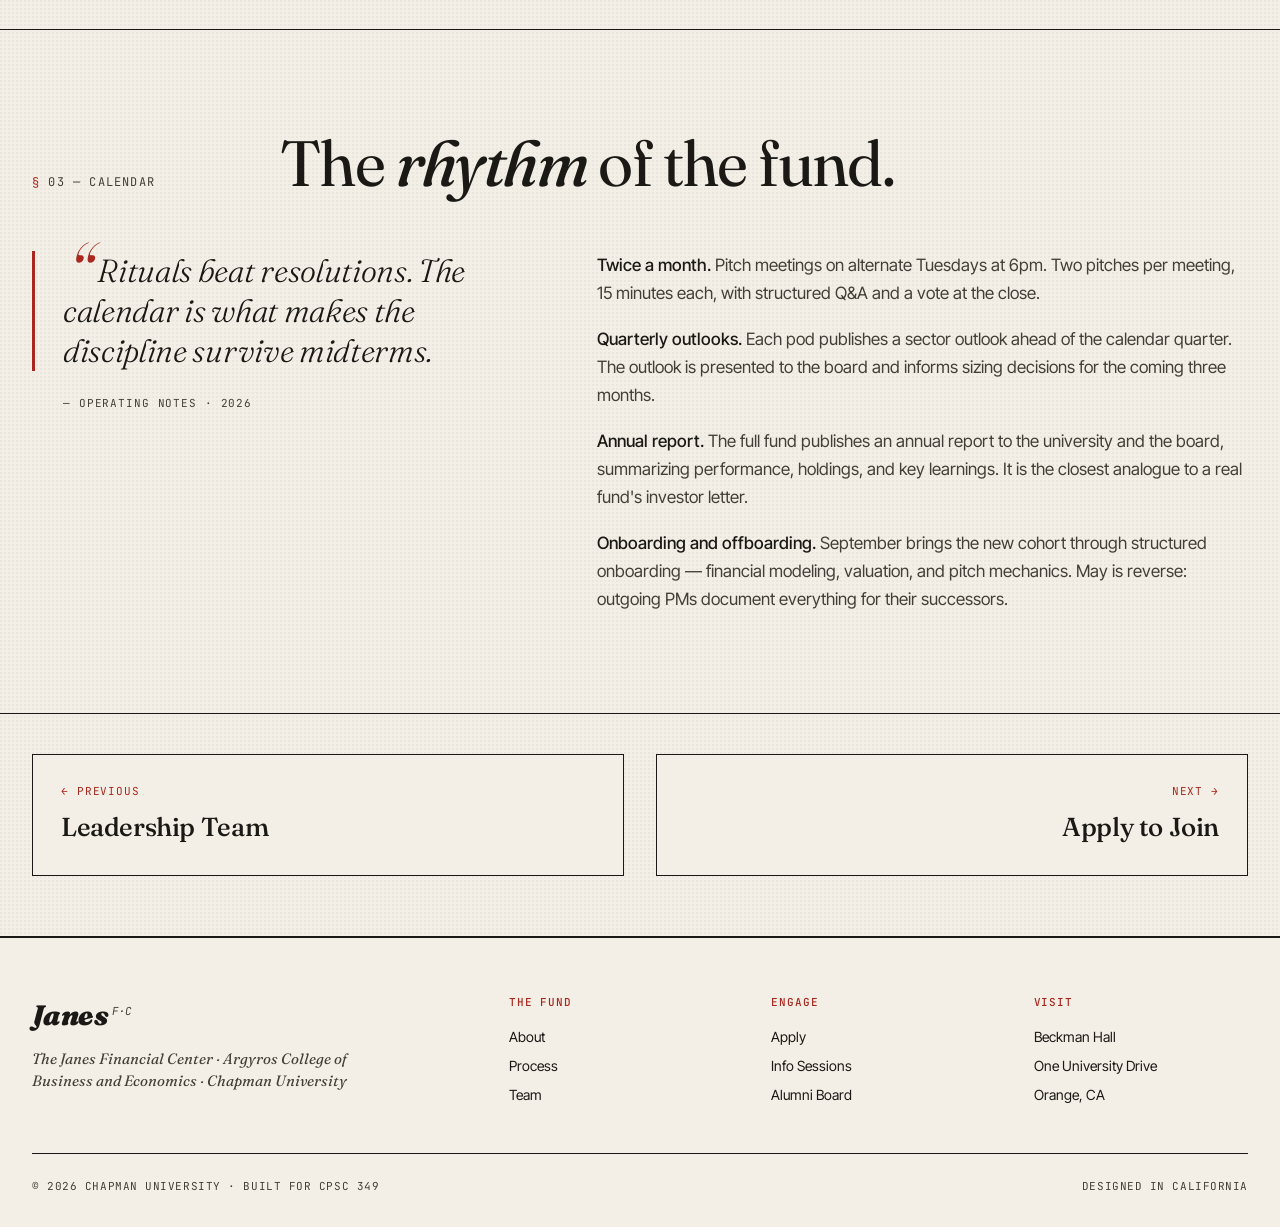
<file: process.html>
<!DOCTYPE html>
<html lang="en">
<head>
<meta charset="UTF-8" />
<meta name="viewport" content="width=device-width, initial-scale=1.0" />
<title>Process — Janes Financial Center</title>
<meta name="description" content="How a stock idea becomes a position at the Janes Financial Center.">
<link rel="preconnect" href="https://fonts.googleapis.com">
<link rel="preconnect" href="https://fonts.gstatic.com" crossorigin>
<link href="https://fonts.googleapis.com/css2?family=Fraunces:ital,opsz,wght@0,9..144,300;0,9..144,500;0,9..144,700;0,9..144,900;1,9..144,500&family=JetBrains+Mono:wght@400;500&family=Inter+Tight:wght@300;400;500;600&display=swap" rel="stylesheet">
<link rel="stylesheet" href="styles.css">
</head>
<body>

<div class="rail">
  <div class="rail-left">
    <span><span class="rail-pulse"></span>MARKETS OPEN</span>
    <span>Chapman University · Argyros College</span>
  </div>
  <div>Vol. XIV · Issue 02 · Spring 2026</div>
</div>

<nav>
  <div class="brand"><a href="index.html">Janes<sup>F·C</sup></a></div>
  <ul class="nav-links">
    <li><a href="index.html">Home</a></li>
    <li><a href="about.html">About</a></li>
    <li><a href="team.html">Team</a></li>
    <li><a href="process.html" class="active">Process</a></li>
    <li><a href="apply.html" class="nav-cta">Apply →</a></li>
  </ul>
</nav>

<div class="breadcrumb">
  <a href="index.html">Home</a>
  <span class="breadcrumb-sep">/</span>
  <span class="breadcrumb-current">Process</span>
</div>

<header class="page-title">
  <div class="hero-label">Section 03 · Investment Process</div>
  <h1>How an idea<br>becomes a <em>position.</em></h1>
  <p class="lede">Every stock in the Janes portfolio has been through a five-stage process. The process is what separates conviction from enthusiasm.</p>
</header>

<!-- PROCESS VISUAL -->
<section>
  <div class="section-header">
    <div class="section-num">01 — Workflow</div>
    <h2>Five stages, <em>left</em> to right.</h2>
  </div>

  <div class="process">
    <span class="annotation" style="top: -14px; left: 0;" title="Norman's natural mapping: the visible left-to-right line literally is the process. The control matches the mental model.">Natural mapping</span>

    <div class="process-step">
      <div class="step-dot">01</div>
      <div class="step-label">Screen</div>
      <div class="step-detail">Quantitative and qualitative screens narrow the universe to candidates.</div>
    </div>
    <div class="process-step">
      <div class="step-dot">02</div>
      <div class="step-label">Diligence</div>
      <div class="step-detail">Financial modeling, management research, channel checks, primary sources.</div>
    </div>
    <div class="process-step">
      <div class="step-dot">03</div>
      <div class="step-label">Pitch</div>
      <div class="step-detail">Formal presentation to the fund. Thesis, catalysts, valuation, risk, sizing.</div>
    </div>
    <div class="process-step">
      <div class="step-dot">04</div>
      <div class="step-label">Vote</div>
      <div class="step-detail">Members vote. A position requires conviction beyond a simple majority.</div>
    </div>
    <div class="process-step">
      <div class="step-dot">05</div>
      <div class="step-label">Own</div>
      <div class="step-detail">The analyst maintains the position. Quarterly updates. Sell discipline enforced.</div>
    </div>
  </div>
</section>

<!-- PITCH CHECKLIST — detail expansion -->
<section>
  <div class="section-header">
    <div class="section-num">02 — Checklist</div>
    <h2>What every pitch <em>must</em> answer.</h2>
  </div>

  <div class="pillars">
    <div class="pillar">
      <div class="pillar-num">01 · Thesis</div>
      <div class="pillar-title">Why this, why now?</div>
      <div class="pillar-body">A single sentence anyone can repeat. The "now" matters as much as the "why" — without a catalyst, conviction decays into hope.</div>
    </div>
    <div class="pillar">
      <div class="pillar-num">02 · Catalysts</div>
      <div class="pillar-title">What forces re-rating?</div>
      <div class="pillar-body">Earnings, regulatory, structural. The pitch must name 2–3 specific events on a 6–18 month horizon that close the gap.</div>
    </div>
    <div class="pillar">
      <div class="pillar-num">03 · Risk</div>
      <div class="pillar-title">What could we be wrong about?</div>
      <div class="pillar-body">Pre-mortem before purchase. If the position is wrong, what's the signal that confirms it? What's the stop-out?</div>
    </div>
    <div class="pillar">
      <div class="pillar-num">04 · Sizing</div>
      <div class="pillar-title">How much, and how scaled?</div>
      <div class="pillar-body">Position size reflects conviction, asymmetry, and correlation with existing book. Sizing is the most underrated skill we teach.</div>
    </div>
  </div>
</section>

<!-- TIMELINE / CALENDAR -->
<section>
  <div class="section-header">
    <div class="section-num">03 — Calendar</div>
    <h2>The <em>rhythm</em> of the fund.</h2>
  </div>

  <div class="prose-grid">
    <div>
      <div class="pull-quote">
        Rituals beat resolutions. The calendar is what makes the discipline survive midterms.
      </div>
      <div class="pull-attr">— Operating Notes · 2026</div>
    </div>

    <div class="body-text">
      <p><strong>Twice a month.</strong> Pitch meetings on alternate Tuesdays at 6pm. Two pitches per meeting, 15 minutes each, with structured Q&A and a vote at the close.</p>
      <p><strong>Quarterly outlooks.</strong> Each pod publishes a sector outlook ahead of the calendar quarter. The outlook is presented to the board and informs sizing decisions for the coming three months.</p>
      <p><strong>Annual report.</strong> The full fund publishes an annual report to the university and the board, summarizing performance, holdings, and key learnings. It is the closest analogue to a real fund's investor letter.</p>
      <p><strong>Onboarding and offboarding.</strong> September brings the new cohort through structured onboarding — financial modeling, valuation, and pitch mechanics. May is reverse: outgoing PMs document everything for their successors.</p>
    </div>
  </div>
</section>

<!-- PAGE NAVIGATION -->
<div class="page-nav">
  <a href="team.html" class="page-nav-link">
    <div class="page-nav-label">← Previous</div>
    <div class="page-nav-title">Leadership Team</div>
  </a>
  <a href="apply.html" class="page-nav-link next">
    <div class="page-nav-label">Next →</div>
    <div class="page-nav-title">Apply to Join</div>
  </a>
</div>

<footer>
  <div class="footer-inner">
    <div>
      <div class="footer-mark">Janes<sup style="font-size: 11px; font-family: 'JetBrains Mono', monospace; font-weight: 400; vertical-align: super; margin-left: 4px; color: var(--ink-soft);">F·C</sup></div>
      <div class="footer-tag">The Janes Financial Center · Argyros College of Business and Economics · Chapman University</div>
    </div>
    <div class="footer-col">
      <h4>The Fund</h4>
      <a href="about.html">About</a>
      <a href="process.html">Process</a>
      <a href="team.html">Team</a>
    </div>
    <div class="footer-col">
      <h4>Engage</h4>
      <a href="apply.html">Apply</a>
      <a href="apply.html">Info Sessions</a>
      <a href="team.html">Alumni Board</a>
    </div>
    <div class="footer-col">
      <h4>Visit</h4>
      <a href="#">Beckman Hall</a>
      <a href="#">One University Drive</a>
      <a href="#">Orange, CA</a>
    </div>
  </div>
  <div class="footer-base">
    <div>© 2026 Chapman University · Built for CPSC 349</div>
    <div>Designed in California</div>
  </div>
</footer>

</body>
</html>
</file>
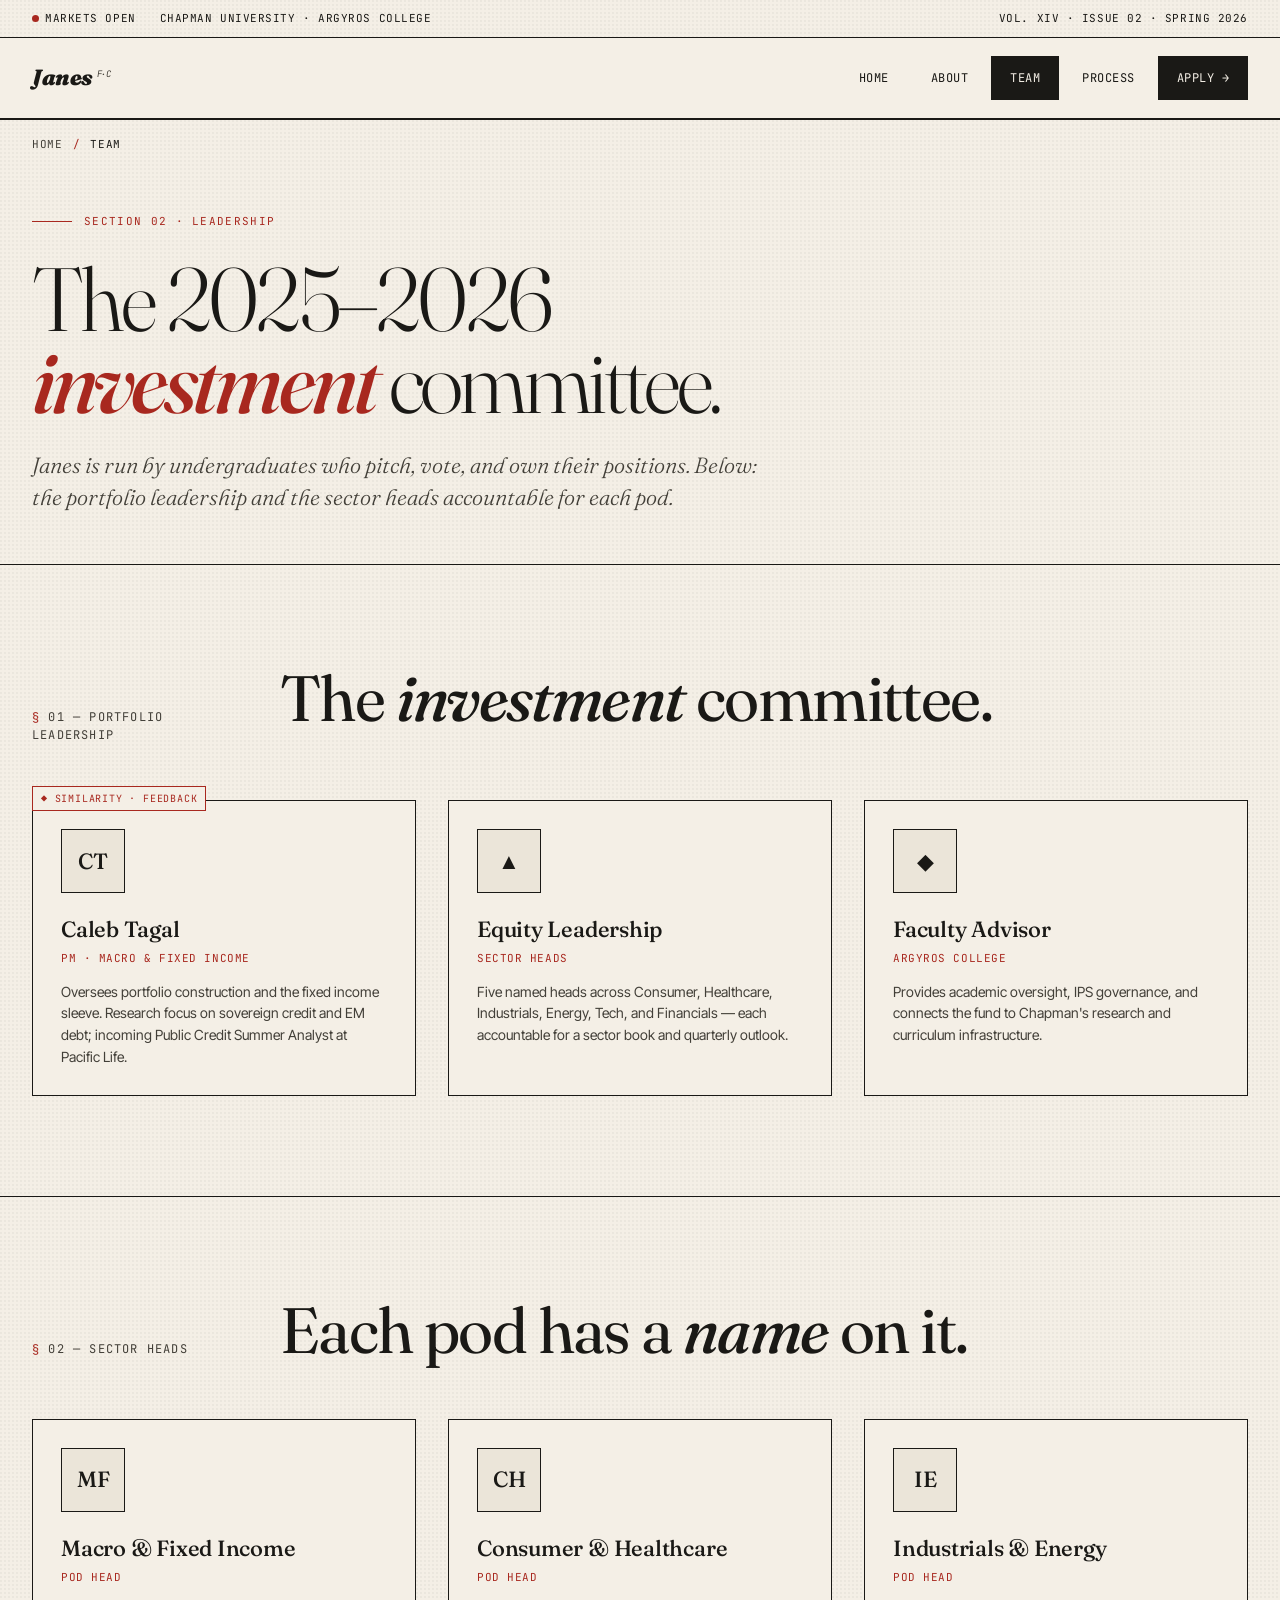
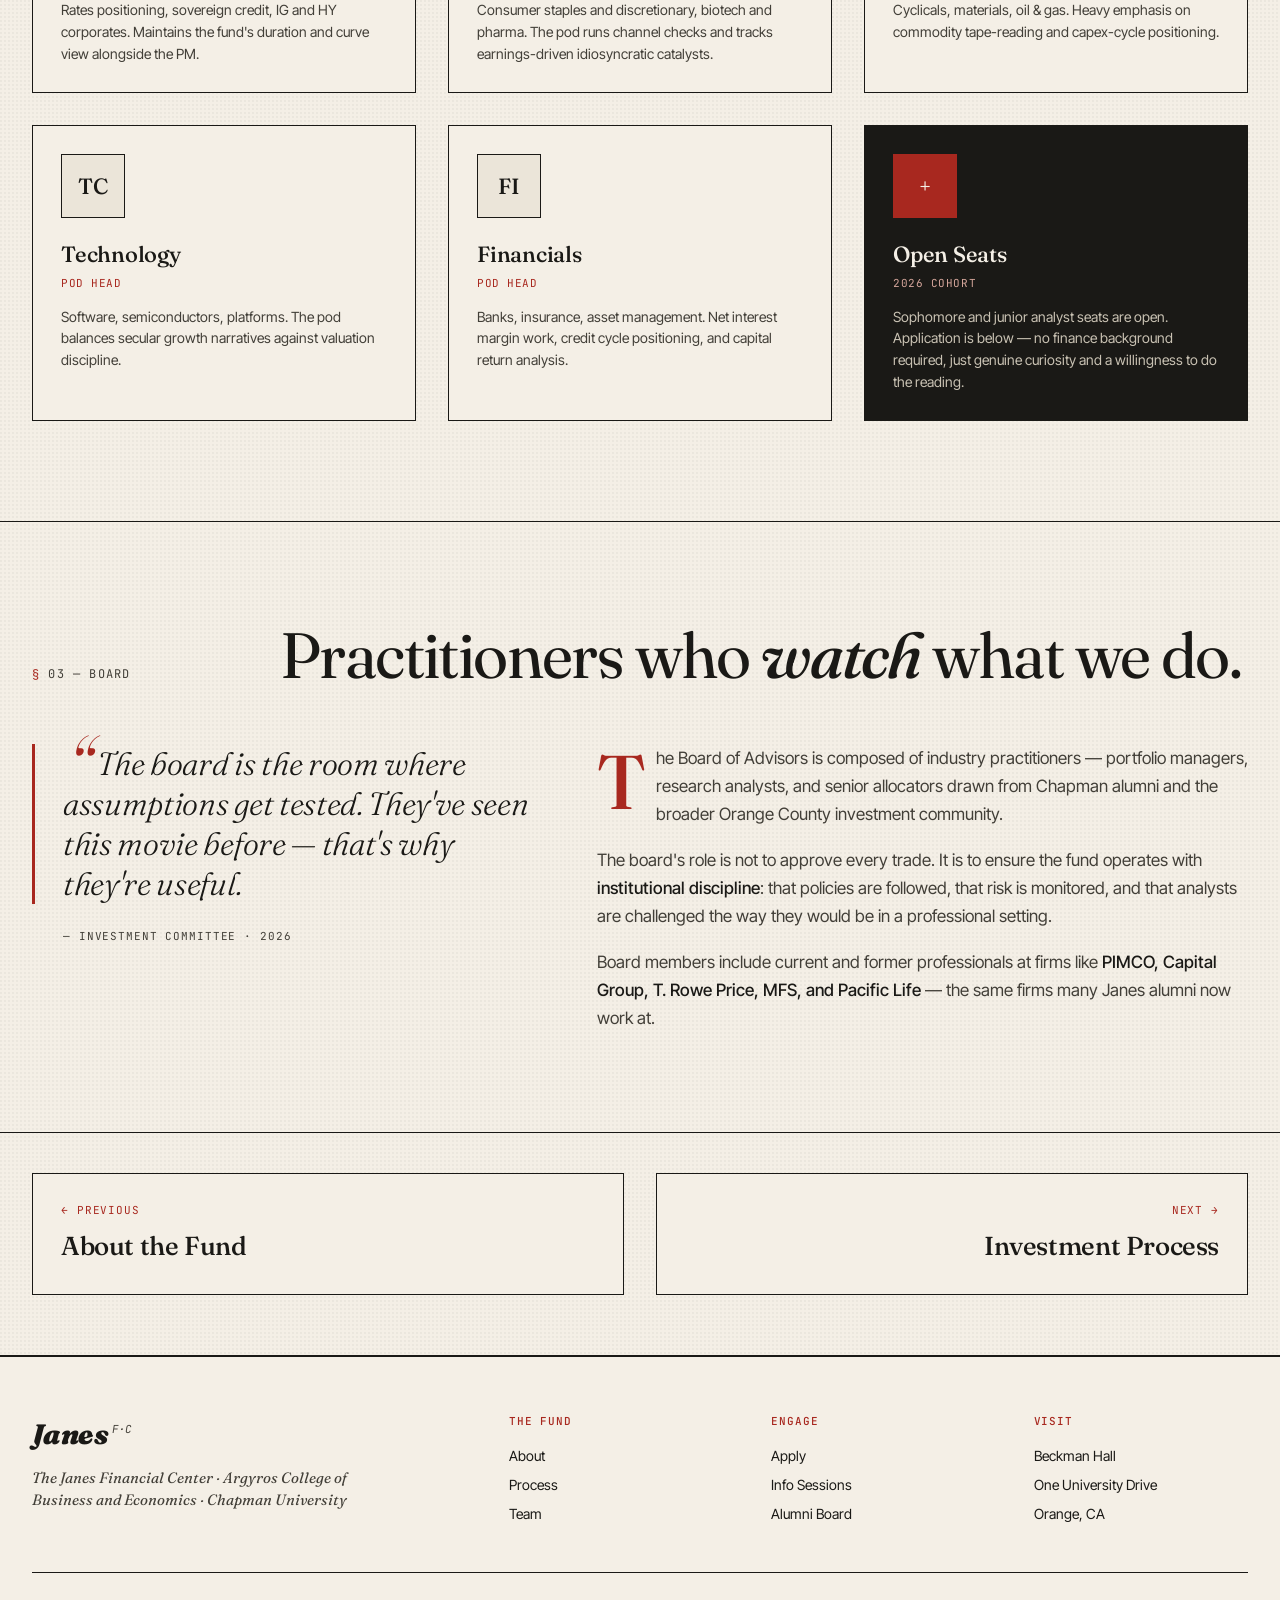
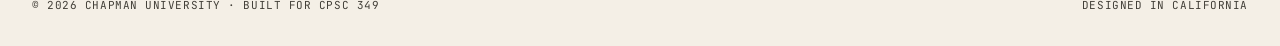
<file: team.html>
<!DOCTYPE html>
<html lang="en">
<head>
<meta charset="UTF-8" />
<meta name="viewport" content="width=device-width, initial-scale=1.0" />
<title>Team — Janes Financial Center</title>
<meta name="description" content="The 2025–2026 investment committee and leadership of the Janes Financial Center.">
<link rel="preconnect" href="https://fonts.googleapis.com">
<link rel="preconnect" href="https://fonts.gstatic.com" crossorigin>
<link href="https://fonts.googleapis.com/css2?family=Fraunces:ital,opsz,wght@0,9..144,300;0,9..144,500;0,9..144,700;0,9..144,900;1,9..144,500&family=JetBrains+Mono:wght@400;500&family=Inter+Tight:wght@300;400;500;600&display=swap" rel="stylesheet">
<link rel="stylesheet" href="styles.css">
</head>
<body>

<div class="rail">
  <div class="rail-left">
    <span><span class="rail-pulse"></span>MARKETS OPEN</span>
    <span>Chapman University · Argyros College</span>
  </div>
  <div>Vol. XIV · Issue 02 · Spring 2026</div>
</div>

<nav>
  <div class="brand"><a href="index.html">Janes<sup>F·C</sup></a></div>
  <ul class="nav-links">
    <li><a href="index.html">Home</a></li>
    <li><a href="about.html">About</a></li>
    <li><a href="team.html" class="active">Team</a></li>
    <li><a href="process.html">Process</a></li>
    <li><a href="apply.html" class="nav-cta">Apply →</a></li>
  </ul>
</nav>

<div class="breadcrumb">
  <a href="index.html">Home</a>
  <span class="breadcrumb-sep">/</span>
  <span class="breadcrumb-current">Team</span>
</div>

<header class="page-title">
  <div class="hero-label">Section 02 · Leadership</div>
  <h1>The 2025–2026<br><em>investment</em> committee.</h1>
  <p class="lede">Janes is run by undergraduates who pitch, vote, and own their positions. Below: the portfolio leadership and the sector heads accountable for each pod.</p>
</header>

<!-- LEADERSHIP -->
<section>
  <div class="section-header">
    <div class="section-num">01 — Portfolio Leadership</div>
    <h2>The <em>investment</em> committee.</h2>
  </div>

  <div class="team-grid">
    <span class="annotation" style="top: -14px; left: 0;" title="Gestalt similarity: identical card structure signals categorical equivalence. Hover affordance gives feedback (Nielsen #1).">Similarity · feedback</span>

    <div class="team-card">
      <div class="team-avatar">CT</div>
      <div class="team-name">Caleb Tagal</div>
      <div class="team-role">PM · Macro & Fixed Income</div>
      <div class="team-blurb">Oversees portfolio construction and the fixed income sleeve. Research focus on sovereign credit and EM debt; incoming Public Credit Summer Analyst at Pacific Life.</div>
    </div>
    <div class="team-card">
      <div class="team-avatar">▲</div>
      <div class="team-name">Equity Leadership</div>
      <div class="team-role">Sector Heads</div>
      <div class="team-blurb">Five named heads across Consumer, Healthcare, Industrials, Energy, Tech, and Financials — each accountable for a sector book and quarterly outlook.</div>
    </div>
    <div class="team-card">
      <div class="team-avatar">◆</div>
      <div class="team-name">Faculty Advisor</div>
      <div class="team-role">Argyros College</div>
      <div class="team-blurb">Provides academic oversight, IPS governance, and connects the fund to Chapman's research and curriculum infrastructure.</div>
    </div>
  </div>
</section>

<!-- SECTOR HEADS — second row, structurally consistent (Nielsen #4) -->
<section>
  <div class="section-header">
    <div class="section-num">02 — Sector Heads</div>
    <h2>Each pod has a <em>name</em> on it.</h2>
  </div>

  <div class="team-grid" style="margin-bottom: 32px;">
    <div class="team-card">
      <div class="team-avatar">MF</div>
      <div class="team-name">Macro & Fixed Income</div>
      <div class="team-role">Pod Head</div>
      <div class="team-blurb">Rates positioning, sovereign credit, IG and HY corporates. Maintains the fund's duration and curve view alongside the PM.</div>
    </div>
    <div class="team-card">
      <div class="team-avatar">CH</div>
      <div class="team-name">Consumer & Healthcare</div>
      <div class="team-role">Pod Head</div>
      <div class="team-blurb">Consumer staples and discretionary, biotech and pharma. The pod runs channel checks and tracks earnings-driven idiosyncratic catalysts.</div>
    </div>
    <div class="team-card">
      <div class="team-avatar">IE</div>
      <div class="team-name">Industrials & Energy</div>
      <div class="team-role">Pod Head</div>
      <div class="team-blurb">Cyclicals, materials, oil & gas. Heavy emphasis on commodity tape-reading and capex-cycle positioning.</div>
    </div>
  </div>

  <div class="team-grid">
    <div class="team-card">
      <div class="team-avatar">TC</div>
      <div class="team-name">Technology</div>
      <div class="team-role">Pod Head</div>
      <div class="team-blurb">Software, semiconductors, platforms. The pod balances secular growth narratives against valuation discipline.</div>
    </div>
    <div class="team-card">
      <div class="team-avatar">FI</div>
      <div class="team-name">Financials</div>
      <div class="team-role">Pod Head</div>
      <div class="team-blurb">Banks, insurance, asset management. Net interest margin work, credit cycle positioning, and capital return analysis.</div>
    </div>
    <div class="team-card" style="background: var(--ink); color: var(--paper); border-color: var(--ink);">
      <div class="team-avatar" style="background: var(--accent); border-color: var(--accent); color: var(--paper);">+</div>
      <div class="team-name" style="color: var(--paper);">Open Seats</div>
      <div class="team-role" style="color: var(--accent-soft);">2026 Cohort</div>
      <div class="team-blurb" style="color: #c9c2b3;">Sophomore and junior analyst seats are open. Application is below — no finance background required, just genuine curiosity and a willingness to do the reading.</div>
    </div>
  </div>
</section>

<!-- BOARD ADVISORS NOTE -->
<section>
  <div class="section-header">
    <div class="section-num">03 — Board</div>
    <h2>Practitioners who <em>watch</em> what we do.</h2>
  </div>

  <div class="prose-grid">
    <div>
      <div class="pull-quote">
        The board is the room where assumptions get tested. They've seen this movie before — that's why they're useful.
      </div>
      <div class="pull-attr">— Investment Committee · 2026</div>
    </div>

    <div class="body-text">
      <p class="dropcap">The Board of Advisors is composed of industry practitioners — portfolio managers, research analysts, and senior allocators drawn from Chapman alumni and the broader Orange County investment community.</p>
      <p>The board's role is not to approve every trade. It is to ensure the fund operates with <strong>institutional discipline</strong>: that policies are followed, that risk is monitored, and that analysts are challenged the way they would be in a professional setting.</p>
      <p>Board members include current and former professionals at firms like <strong>PIMCO, Capital Group, T. Rowe Price, MFS, and Pacific Life</strong> — the same firms many Janes alumni now work at.</p>
    </div>
  </div>
</section>

<!-- PAGE NAVIGATION -->
<div class="page-nav">
  <a href="about.html" class="page-nav-link">
    <div class="page-nav-label">← Previous</div>
    <div class="page-nav-title">About the Fund</div>
  </a>
  <a href="process.html" class="page-nav-link next">
    <div class="page-nav-label">Next →</div>
    <div class="page-nav-title">Investment Process</div>
  </a>
</div>

<footer>
  <div class="footer-inner">
    <div>
      <div class="footer-mark">Janes<sup style="font-size: 11px; font-family: 'JetBrains Mono', monospace; font-weight: 400; vertical-align: super; margin-left: 4px; color: var(--ink-soft);">F·C</sup></div>
      <div class="footer-tag">The Janes Financial Center · Argyros College of Business and Economics · Chapman University</div>
    </div>
    <div class="footer-col">
      <h4>The Fund</h4>
      <a href="about.html">About</a>
      <a href="process.html">Process</a>
      <a href="team.html">Team</a>
    </div>
    <div class="footer-col">
      <h4>Engage</h4>
      <a href="apply.html">Apply</a>
      <a href="apply.html">Info Sessions</a>
      <a href="team.html">Alumni Board</a>
    </div>
    <div class="footer-col">
      <h4>Visit</h4>
      <a href="#">Beckman Hall</a>
      <a href="#">One University Drive</a>
      <a href="#">Orange, CA</a>
    </div>
  </div>
  <div class="footer-base">
    <div>© 2026 Chapman University · Built for CPSC 349</div>
    <div>Designed in California</div>
  </div>
</footer>

</body>
</html>
</file>
<file: styles.css>
/* ──────────────────────────────────────────────────────────────────
   JANES FINANCIAL CENTER — SHARED STYLESHEET
   Single source of truth for all pages (Nielsen #4: Consistency).
   ────────────────────────────────────────────────────────────────── */

:root {
  --paper: #f4efe6;
  --paper-dim: #ebe5d9;
  --ink: #1a1916;
  --ink-soft: #423f38;
  --rule: #1a1916;
  --accent: #a8281f;
  --accent-soft: #d4a59a;
  --gold: #b08d2e;
  --teal: #1d4a4a;
}

* { box-sizing: border-box; margin: 0; padding: 0; }
html { scroll-behavior: smooth; }

body {
  background: var(--paper);
  color: var(--ink);
  font-family: 'Inter Tight', sans-serif;
  font-weight: 400;
  line-height: 1.5;
  overflow-x: hidden;
  background-image: radial-gradient(circle at 1px 1px, rgba(26,25,22,0.04) 1px, transparent 0);
  background-size: 4px 4px;
}

/* ─── ANNOTATION TAGS (CPSC 349 meta-layer) ─── */
.annotation {
  position: absolute;
  font-family: 'JetBrains Mono', monospace;
  font-size: 10px;
  letter-spacing: 0.08em;
  text-transform: uppercase;
  color: var(--accent);
  padding: 4px 8px;
  border: 1px solid var(--accent);
  background: var(--paper);
  white-space: nowrap;
  z-index: 5;
  cursor: help;
}
.annotation::before { content: "◆ "; color: var(--accent); }
.annotation:hover { background: var(--accent); color: var(--paper); }
.annotation:hover::before { color: var(--paper); }

/* ─── TOP RAIL ─── */
.rail {
  border-bottom: 1px solid var(--rule);
  padding: 10px 32px;
  display: flex;
  justify-content: space-between;
  align-items: center;
  font-family: 'JetBrains Mono', monospace;
  font-size: 11px;
  letter-spacing: 0.05em;
  text-transform: uppercase;
}
.rail-left { display: flex; gap: 24px; }
.rail-pulse {
  display: inline-block;
  width: 7px; height: 7px;
  background: var(--accent);
  border-radius: 50%;
  animation: pulse 2s infinite;
  margin-right: 6px;
  vertical-align: middle;
}
@keyframes pulse {
  0%, 100% { opacity: 1; transform: scale(1); }
  50% { opacity: 0.4; transform: scale(1.3); }
}

/* ─── NAVIGATION (Fitts's Law + Hick's Law) ─── */
nav {
  border-bottom: 2px solid var(--rule);
  padding: 18px 32px;
  display: flex;
  justify-content: space-between;
  align-items: center;
  background: var(--paper);
  position: sticky;
  top: 0;
  z-index: 100;
}
.brand {
  font-family: 'Fraunces', serif;
  font-weight: 900;
  font-size: 22px;
  letter-spacing: -0.02em;
  font-style: italic;
}
.brand a { color: var(--ink); text-decoration: none; }
.brand sup {
  font-size: 9px;
  font-family: 'JetBrains Mono', monospace;
  font-weight: 400;
  vertical-align: super;
  margin-left: 4px;
  color: var(--ink-soft);
}
.nav-links {
  display: flex;
  gap: 4px;
  list-style: none;
}
.nav-links a {
  color: var(--ink);
  text-decoration: none;
  font-family: 'JetBrains Mono', monospace;
  font-size: 12px;
  letter-spacing: 0.04em;
  text-transform: uppercase;
  padding: 12px 18px;
  border: 1px solid transparent;
  transition: all 0.18s ease;
  display: block;
}
.nav-links a:hover { border-color: var(--rule); background: var(--paper-dim); }
.nav-links a.active {
  border-color: var(--rule);
  background: var(--ink);
  color: var(--paper);
}
.nav-cta {
  background: var(--ink) !important;
  color: var(--paper) !important;
  border-color: var(--ink) !important;
}
.nav-cta:hover { background: var(--accent) !important; border-color: var(--accent) !important; }

/* ─── BREADCRUMB (Nielsen #3: User control & freedom — back/forward) ─── */
.breadcrumb {
  max-width: 1400px;
  margin: 0 auto;
  padding: 16px 32px 0;
  font-family: 'JetBrains Mono', monospace;
  font-size: 11px;
  letter-spacing: 0.06em;
  text-transform: uppercase;
  color: var(--ink-soft);
  display: flex;
  align-items: center;
  gap: 10px;
}
.breadcrumb a {
  color: var(--ink-soft);
  text-decoration: none;
  border-bottom: 1px solid transparent;
  transition: all 0.15s ease;
}
.breadcrumb a:hover {
  color: var(--accent);
  border-bottom-color: var(--accent);
}
.breadcrumb-sep { color: var(--accent); }
.breadcrumb-current { color: var(--ink); }

/* ─── HERO ─── */
.hero {
  position: relative;
  padding: 80px 32px 60px;
  border-bottom: 1px solid var(--rule);
  overflow: hidden;
}
.hero-grid {
  display: grid;
  grid-template-columns: 1fr 1.4fr;
  gap: 48px;
  align-items: end;
  max-width: 1400px;
  margin: 0 auto;
}
.hero-label {
  font-family: 'JetBrains Mono', monospace;
  font-size: 11px;
  letter-spacing: 0.12em;
  text-transform: uppercase;
  color: var(--accent);
  margin-bottom: 24px;
  display: flex;
  align-items: center;
  gap: 12px;
}
.hero-label::before {
  content: "";
  width: 40px;
  height: 1px;
  background: var(--accent);
  display: inline-block;
}
h1 {
  font-family: 'Fraunces', serif;
  font-weight: 300;
  font-size: clamp(56px, 9vw, 132px);
  line-height: 0.92;
  letter-spacing: -0.04em;
  margin-bottom: 0;
}
h1 em { font-style: italic; font-weight: 500; color: var(--accent); }
h1 .underline { display: inline-block; border-bottom: 4px solid var(--ink); padding-bottom: 2px; }
.hero-meta {
  font-family: 'Fraunces', serif;
  font-size: 18px;
  font-style: italic;
  font-weight: 400;
  line-height: 1.45;
  color: var(--ink-soft);
  max-width: 460px;
}
.hero-meta strong { color: var(--ink); font-weight: 500; font-style: normal; }

/* ─── HERO STRIP ─── */
.hero-strip {
  margin-top: 64px;
  border-top: 1px solid var(--rule);
  border-bottom: 1px solid var(--rule);
  display: grid;
  grid-template-columns: repeat(4, 1fr);
  max-width: 1400px;
  margin-left: auto;
  margin-right: auto;
  position: relative;
}
.strip-cell { padding: 22px 24px; border-right: 1px solid var(--rule); }
.strip-cell:last-child { border-right: none; }
.strip-num {
  font-family: 'Fraunces', serif;
  font-size: 42px;
  font-weight: 500;
  line-height: 1;
  letter-spacing: -0.02em;
}
.strip-num .small { font-size: 18px; color: var(--ink-soft); margin-left: 2px; }
.strip-label {
  font-family: 'JetBrains Mono', monospace;
  font-size: 10px;
  letter-spacing: 0.08em;
  text-transform: uppercase;
  color: var(--ink-soft);
  margin-top: 8px;
}

/* ─── PAGE TITLE (interior pages) ─── */
.page-title {
  padding: 60px 32px 50px;
  border-bottom: 1px solid var(--rule);
  max-width: 1400px;
  margin: 0 auto;
}
.page-title .hero-label { margin-bottom: 28px; }
.page-title h1 {
  font-size: clamp(48px, 7vw, 96px);
}
.page-title .lede {
  font-family: 'Fraunces', serif;
  font-size: 22px;
  font-style: italic;
  font-weight: 300;
  color: var(--ink-soft);
  line-height: 1.45;
  margin-top: 28px;
  max-width: 740px;
}

/* ─── SECTIONS ─── */
section {
  padding: 100px 32px;
  border-bottom: 1px solid var(--rule);
  position: relative;
  max-width: 1400px;
  margin: 0 auto;
}
.section-header {
  display: grid;
  grid-template-columns: 200px 1fr;
  gap: 48px;
  margin-bottom: 56px;
  align-items: baseline;
}
.section-num {
  font-family: 'JetBrains Mono', monospace;
  font-size: 12px;
  letter-spacing: 0.1em;
  text-transform: uppercase;
  color: var(--ink-soft);
}
.section-num::before { content: "§ "; color: var(--accent); }
h2 {
  font-family: 'Fraunces', serif;
  font-weight: 400;
  font-size: clamp(36px, 5vw, 64px);
  line-height: 1.02;
  letter-spacing: -0.025em;
}
h2 em { font-style: italic; font-weight: 500; }
h3 {
  font-family: 'Fraunces', serif;
  font-weight: 500;
  font-size: 28px;
  letter-spacing: -0.015em;
  line-height: 1.15;
  margin-bottom: 16px;
}

/* ─── HERO IMAGE (used on home) ─── */
.hero-figure {
  margin-top: 0;
  max-width: 1400px;
  margin-left: auto;
  margin-right: auto;
  padding: 0 32px;
  border-bottom: 1px solid var(--rule);
  padding-bottom: 80px;
}
.hero-image-wrap {
  position: relative;
  width: 100%;
  aspect-ratio: 21 / 9;
  border: 1px solid var(--rule);
  overflow: hidden;
  background: var(--paper-dim);
}
.hero-image-wrap svg { width: 100%; height: 100%; display: block; }
.figure-caption {
  font-family: 'JetBrains Mono', monospace;
  font-size: 11px;
  letter-spacing: 0.06em;
  text-transform: uppercase;
  color: var(--ink-soft);
  margin-top: 14px;
  display: flex;
  justify-content: space-between;
}
.figure-caption span:first-child::before { content: "Fig. "; color: var(--accent); }

/* ─── PROSE / EDITORIAL ─── */
.prose-grid {
  display: grid;
  grid-template-columns: 1fr 1.3fr;
  gap: 64px;
}
.pull-quote {
  font-family: 'Fraunces', serif;
  font-style: italic;
  font-weight: 300;
  font-size: 32px;
  line-height: 1.25;
  letter-spacing: -0.01em;
  border-left: 3px solid var(--accent);
  padding-left: 28px;
}
.pull-quote::before {
  content: "“";
  font-size: 96px;
  line-height: 0;
  vertical-align: -32px;
  color: var(--accent);
  margin-right: 4px;
}
.pull-attr {
  font-family: 'JetBrains Mono', monospace;
  font-size: 11px;
  letter-spacing: 0.08em;
  text-transform: uppercase;
  margin-top: 24px;
  padding-left: 31px;
  color: var(--ink-soft);
}
.body-text {
  font-size: 17px;
  line-height: 1.65;
  color: var(--ink-soft);
}
.body-text p + p { margin-top: 18px; }
.body-text strong { color: var(--ink); font-weight: 500; }
.dropcap::first-letter {
  font-family: 'Fraunces', serif;
  font-weight: 500;
  font-size: 76px;
  line-height: 0.85;
  float: left;
  margin: 6px 10px -4px 0;
  color: var(--accent);
}

/* ─── PILLARS / 4-COL GRID ─── */
.pillars {
  display: grid;
  grid-template-columns: repeat(4, 1fr);
  gap: 0;
  border: 1px solid var(--rule);
  position: relative;
}
.pillar {
  padding: 32px 28px;
  border-right: 1px solid var(--rule);
  background: var(--paper);
  transition: background 0.2s ease;
}
.pillar:last-child { border-right: none; }
.pillar:hover { background: var(--paper-dim); }
.pillar-num {
  font-family: 'JetBrains Mono', monospace;
  font-size: 11px;
  letter-spacing: 0.08em;
  color: var(--accent);
  margin-bottom: 24px;
}
.pillar-title {
  font-family: 'Fraunces', serif;
  font-weight: 500;
  font-size: 24px;
  line-height: 1.15;
  letter-spacing: -0.015em;
  margin-bottom: 14px;
}
.pillar-body { font-size: 14px; line-height: 1.55; color: var(--ink-soft); }

/* ─── TEAM ─── */
.team-grid {
  display: grid;
  grid-template-columns: repeat(3, 1fr);
  gap: 32px;
  position: relative;
}
.team-card {
  border: 1px solid var(--rule);
  padding: 28px;
  background: var(--paper);
  transition: transform 0.2s ease, box-shadow 0.2s ease;
}
.team-card:hover { transform: translate(-3px, -3px); box-shadow: 6px 6px 0 var(--ink); }
.team-avatar {
  width: 64px; height: 64px;
  border: 1px solid var(--rule);
  background: var(--paper-dim);
  display: flex;
  align-items: center;
  justify-content: center;
  font-family: 'Fraunces', serif;
  font-weight: 500;
  font-size: 22px;
  margin-bottom: 20px;
}
.team-name {
  font-family: 'Fraunces', serif;
  font-weight: 500;
  font-size: 22px;
  letter-spacing: -0.01em;
  margin-bottom: 4px;
}
.team-role {
  font-family: 'JetBrains Mono', monospace;
  font-size: 11px;
  letter-spacing: 0.05em;
  text-transform: uppercase;
  color: var(--accent);
  margin-bottom: 14px;
}
.team-blurb { font-size: 14px; line-height: 1.55; color: var(--ink-soft); }

/* ─── COVERAGE ─── */
.coverage-grid {
  display: grid;
  grid-template-columns: repeat(5, 1fr);
  border-top: 1px solid var(--rule);
  border-left: 1px solid var(--rule);
  position: relative;
}
.coverage-cell {
  border-right: 1px solid var(--rule);
  border-bottom: 1px solid var(--rule);
  padding: 24px 20px;
  min-height: 140px;
  display: flex;
  flex-direction: column;
  justify-content: space-between;
  cursor: pointer;
  transition: background 0.2s ease;
}
.coverage-cell:hover { background: var(--ink); color: var(--paper); }
.coverage-cell:hover .coverage-tag { color: var(--paper); border-color: var(--paper); }
.coverage-cell:hover .coverage-sub { color: var(--accent-soft); }
.coverage-tag {
  font-family: 'JetBrains Mono', monospace;
  font-size: 10px;
  letter-spacing: 0.08em;
  color: var(--ink-soft);
  border: 1px solid var(--ink-soft);
  padding: 2px 6px;
  display: inline-block;
  width: fit-content;
}
.coverage-name {
  font-family: 'Fraunces', serif;
  font-weight: 500;
  font-size: 22px;
  letter-spacing: -0.01em;
  line-height: 1.1;
}
.coverage-sub {
  font-family: 'JetBrains Mono', monospace;
  font-size: 11px;
  color: var(--ink-soft);
  margin-top: 4px;
}

/* ─── PROCESS ─── */
.process {
  display: grid;
  grid-template-columns: repeat(5, 1fr);
  gap: 24px;
  position: relative;
}
.process::before {
  content: "";
  position: absolute;
  top: 22px;
  left: 32px;
  right: 32px;
  height: 1px;
  background: var(--rule);
  z-index: 0;
}
.process-step { position: relative; z-index: 1; }
.step-dot {
  width: 44px; height: 44px;
  border-radius: 50%;
  background: var(--paper);
  border: 1px solid var(--rule);
  display: flex;
  align-items: center;
  justify-content: center;
  font-family: 'JetBrains Mono', monospace;
  font-size: 13px;
  font-weight: 500;
  margin-bottom: 20px;
  transition: all 0.2s ease;
}
.process-step:hover .step-dot {
  background: var(--accent);
  color: var(--paper);
  border-color: var(--accent);
}
.step-label {
  font-family: 'Fraunces', serif;
  font-weight: 500;
  font-size: 18px;
  letter-spacing: -0.01em;
  margin-bottom: 8px;
}
.step-detail { font-size: 13px; line-height: 1.5; color: var(--ink-soft); }

/* ─── BUTTONS / CTA ─── */
.button {
  display: inline-block;
  padding: 14px 28px;
  border: 1px solid var(--ink);
  background: var(--paper);
  color: var(--ink);
  text-decoration: none;
  font-family: 'JetBrains Mono', monospace;
  font-size: 12px;
  letter-spacing: 0.08em;
  text-transform: uppercase;
  transition: all 0.18s ease;
  cursor: pointer;
}
.button:hover {
  background: var(--accent);
  color: var(--paper);
  border-color: var(--accent);
  transform: translate(-2px, -2px);
  box-shadow: 4px 4px 0 var(--ink);
}
.button-dark {
  background: var(--ink);
  color: var(--paper);
}
.button-dark:hover {
  background: var(--accent);
  color: var(--paper);
  border-color: var(--accent);
}

/* ─── PAGE-NAV (Nielsen #3: User control — explicit prev/next) ─── */
.page-nav {
  max-width: 1400px;
  margin: 0 auto;
  padding: 40px 32px 60px;
  display: grid;
  grid-template-columns: 1fr 1fr;
  gap: 32px;
  border-bottom: 1px solid var(--rule);
}
.page-nav-link {
  display: block;
  padding: 28px;
  border: 1px solid var(--rule);
  text-decoration: none;
  color: var(--ink);
  background: var(--paper);
  transition: all 0.2s ease;
}
.page-nav-link:hover {
  background: var(--ink);
  color: var(--paper);
  transform: translate(-3px, -3px);
  box-shadow: 6px 6px 0 var(--accent);
}
.page-nav-link:hover .page-nav-label,
.page-nav-link:hover .page-nav-title {
  color: var(--paper);
}
.page-nav-label {
  font-family: 'JetBrains Mono', monospace;
  font-size: 11px;
  letter-spacing: 0.08em;
  text-transform: uppercase;
  color: var(--accent);
  margin-bottom: 8px;
}
.page-nav-title {
  font-family: 'Fraunces', serif;
  font-weight: 500;
  font-size: 26px;
  letter-spacing: -0.015em;
}
.page-nav-link.next { text-align: right; }
.page-nav-link.disabled {
  opacity: 0.35;
  pointer-events: none;
}

/* ─── FORM ─── */
.form-wrap {
  display: grid;
  grid-template-columns: 1fr 1.4fr;
  gap: 64px;
}
.form-side h3 { font-size: 32px; margin-bottom: 20px; }
.form-side p { font-size: 16px; line-height: 1.6; color: var(--ink-soft); }
.form-grid { display: grid; gap: 20px; }
.form-row {
  display: grid;
  grid-template-columns: 1fr 1fr;
  gap: 20px;
}
.field {
  display: flex;
  flex-direction: column;
  gap: 6px;
}
.field label {
  font-family: 'JetBrains Mono', monospace;
  font-size: 11px;
  letter-spacing: 0.08em;
  text-transform: uppercase;
  color: var(--ink-soft);
}
.field label .req { color: var(--accent); margin-left: 4px; }
.field input,
.field select,
.field textarea {
  font-family: 'Inter Tight', sans-serif;
  font-size: 15px;
  padding: 12px 14px;
  border: 1px solid var(--rule);
  background: var(--paper);
  color: var(--ink);
  border-radius: 0;
  outline: none;
  transition: all 0.15s ease;
}
.field input:focus,
.field select:focus,
.field textarea:focus {
  border-color: var(--accent);
  box-shadow: 0 0 0 3px var(--accent-soft);
}
.field textarea { resize: vertical; min-height: 120px; font-family: inherit; }
.field .hint { font-size: 12px; color: var(--ink-soft); font-style: italic; }
.form-submit { margin-top: 12px; display: flex; gap: 16px; align-items: center; }

/* ─── DESIGN NOTES (dark inversion) ─── */
.design-notes {
  background: var(--ink);
  color: var(--paper);
  border-top: 2px solid var(--accent);
  padding: 80px 32px;
}
.design-inner { max-width: 1400px; margin: 0 auto; }
.design-notes h2 { color: var(--paper); }
.design-notes h2 em { color: var(--accent-soft); }
.design-notes .section-num { color: var(--paper); }
.design-notes .section-num::before { color: var(--accent-soft); }
.principle-grid {
  display: grid;
  grid-template-columns: repeat(3, 1fr);
  border: 1px solid var(--paper);
  margin-top: 40px;
}
.principle {
  padding: 28px;
  border-right: 1px solid var(--paper);
  border-bottom: 1px solid var(--paper);
}
.principle:nth-child(3n) { border-right: none; }
.principle:nth-last-child(-n+3) { border-bottom: none; }
.principle-tag {
  font-family: 'JetBrains Mono', monospace;
  font-size: 10px;
  letter-spacing: 0.08em;
  text-transform: uppercase;
  color: var(--accent-soft);
  margin-bottom: 12px;
}
.principle-name {
  font-family: 'Fraunces', serif;
  font-weight: 500;
  font-size: 20px;
  line-height: 1.15;
  margin-bottom: 10px;
}
.principle-where {
  font-size: 13px;
  line-height: 1.5;
  color: var(--accent-soft);
  font-style: italic;
  margin-bottom: 10px;
}
.principle-desc { font-size: 13px; line-height: 1.55; color: #c9c2b3; }

/* ─── FOOTER ─── */
footer {
  background: var(--paper);
  padding: 56px 32px 32px;
  border-top: 1px solid var(--rule);
}
.footer-inner {
  max-width: 1400px;
  margin: 0 auto;
  display: grid;
  grid-template-columns: 2fr 1fr 1fr 1fr;
  gap: 48px;
  margin-bottom: 40px;
}
.footer-mark {
  font-family: 'Fraunces', serif;
  font-weight: 900;
  font-style: italic;
  font-size: 28px;
  letter-spacing: -0.02em;
  margin-bottom: 12px;
}
.footer-tag {
  font-family: 'Fraunces', serif;
  font-style: italic;
  font-size: 15px;
  color: var(--ink-soft);
  max-width: 320px;
  line-height: 1.5;
}
.footer-col h4 {
  font-family: 'JetBrains Mono', monospace;
  font-size: 11px;
  letter-spacing: 0.08em;
  text-transform: uppercase;
  color: var(--accent);
  margin-bottom: 16px;
  font-weight: 500;
}
.footer-col a {
  display: block;
  color: var(--ink);
  text-decoration: none;
  font-size: 14px;
  margin-bottom: 8px;
  transition: color 0.15s ease;
}
.footer-col a:hover { color: var(--accent); }
.footer-base {
  max-width: 1400px;
  margin: 0 auto;
  padding-top: 24px;
  border-top: 1px solid var(--rule);
  display: flex;
  justify-content: space-between;
  font-family: 'JetBrains Mono', monospace;
  font-size: 11px;
  letter-spacing: 0.05em;
  color: var(--ink-soft);
  text-transform: uppercase;
}

/* ─── RESPONSIVE ─── */
@media (max-width: 980px) {
  .hero-grid { grid-template-columns: 1fr; gap: 32px; }
  .hero-strip { grid-template-columns: repeat(2, 1fr); }
  .strip-cell:nth-child(2) { border-right: none; }
  .strip-cell:nth-child(1), .strip-cell:nth-child(2) { border-bottom: 1px solid var(--rule); }
  .section-header { grid-template-columns: 1fr; gap: 16px; }
  .prose-grid { grid-template-columns: 1fr; gap: 40px; }
  .pillars { grid-template-columns: repeat(2, 1fr); }
  .pillar:nth-child(2) { border-right: none; }
  .pillar:nth-child(-n+2) { border-bottom: 1px solid var(--rule); }
  .team-grid { grid-template-columns: 1fr; }
  .coverage-grid { grid-template-columns: repeat(2, 1fr); }
  .process { grid-template-columns: repeat(2, 1fr); gap: 32px; }
  .process::before { display: none; }
  .principle-grid { grid-template-columns: 1fr; }
  .principle { border-right: none !important; }
  .principle:nth-last-child(-n+3) { border-bottom: 1px solid var(--paper); }
  .principle:last-child { border-bottom: none; }
  .form-wrap { grid-template-columns: 1fr; gap: 32px; }
  .form-row { grid-template-columns: 1fr; }
  .page-nav { grid-template-columns: 1fr; }
  .footer-inner { grid-template-columns: 1fr 1fr; }
  .footer-base { flex-direction: column; gap: 12px; }
  nav { padding: 14px 20px; }
  .nav-links { display: none; }
  section { padding: 64px 24px; }
  .hero { padding: 48px 24px 40px; }
  .annotation { display: none; }
  .page-title { padding: 40px 24px 36px; }
}

/* ─── ANIMATIONS ─── */
@keyframes rise {
  from { opacity: 0; transform: translateY(20px); }
  to { opacity: 1; transform: translateY(0); }
}
.hero-label, h1, .hero-meta, .hero-strip,
.page-title .hero-label, .page-title h1, .page-title .lede {
  animation: rise 0.7s cubic-bezier(0.2, 0.7, 0.3, 1) backwards;
}
.hero-label, .page-title .hero-label { animation-delay: 0.05s; }
h1, .page-title h1 { animation-delay: 0.15s; }
.hero-meta, .page-title .lede { animation-delay: 0.3s; }
.hero-strip { animation-delay: 0.45s; }
</file>
